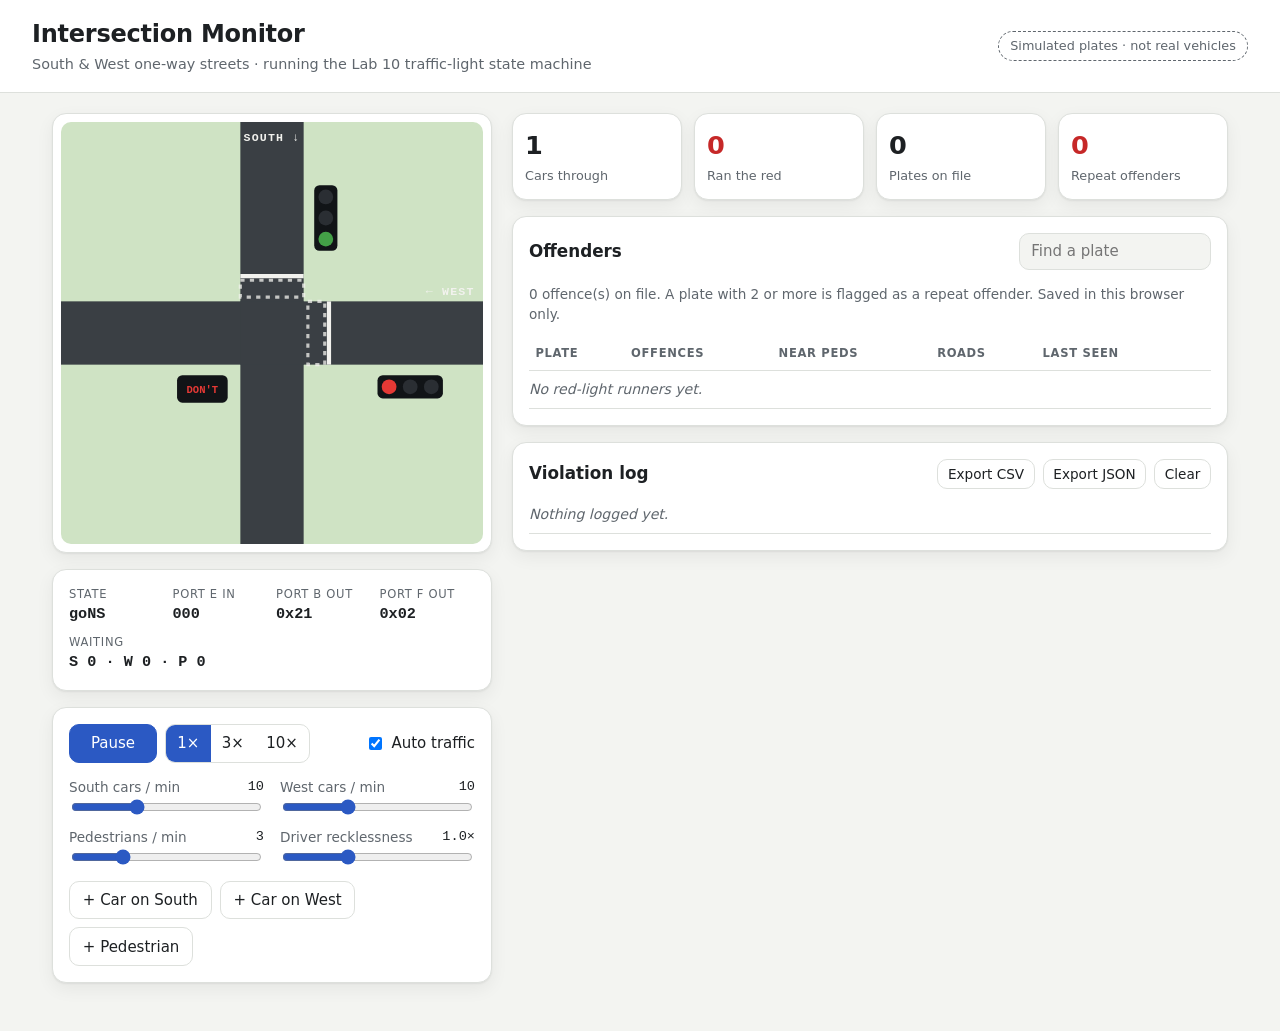
<file: simulator/index.html>
<!doctype html>
<html lang="en">
<head>
<meta charset="utf-8">
<meta name="viewport" content="width=device-width, initial-scale=1">
<title>Intersection Monitor</title>
<link rel="stylesheet" href="styles.css">
</head>
<body>
<header class="top">
  <div>
    <h1>Intersection Monitor</h1>
    <p class="sub">South &amp; West one-way streets &middot; running the Lab 10 traffic-light state machine</p>
  </div>
  <span class="demo-tag">Simulated plates &middot; not real vehicles</span>
</header>

<main>
  <section class="left">
    <div class="panel scene-panel">
      <svg id="scene" viewBox="0 0 400 400" role="img" aria-label="The intersection: South road runs top to bottom, West road runs right to left">
        <rect class="grass" x="0" y="0" width="400" height="400"/>
        <!-- roads -->
        <rect class="road" x="170" y="0" width="60" height="400"/>
        <rect class="road" x="0" y="170" width="400" height="60"/>
        <rect class="box" x="170" y="170" width="60" height="60"/>
        <!-- crosswalks -->
        <g class="zebra">
          <rect x="170" y="150" width="60" height="16"/>
          <rect x="234" y="170" width="16" height="60"/>
        </g>
        <!-- stop lines -->
        <line class="stop" x1="170" y1="146" x2="230" y2="146"/>
        <line class="stop" x1="254" y1="170" x2="254" y2="230"/>
        <!-- direction labels -->
        <text class="road-label" x="200" y="18" text-anchor="middle">SOUTH &#8595;</text>
        <text class="road-label" x="392" y="164" text-anchor="end">&#8592; WEST</text>
        <!-- signal heads -->
        <g id="sig-south" class="signal" transform="translate(240 60)">
          <rect class="housing" x="0" y="0" width="22" height="62" rx="5"/>
          <circle data-light="red" cx="11" cy="11" r="7"/>
          <circle data-light="yellow" cx="11" cy="31" r="7"/>
          <circle data-light="green" cx="11" cy="51" r="7"/>
        </g>
        <g id="sig-west" class="signal" transform="translate(300 240)">
          <rect class="housing" x="0" y="0" width="62" height="22" rx="5"/>
          <circle data-light="red" cx="11" cy="11" r="7"/>
          <circle data-light="yellow" cx="31" cy="11" r="7"/>
          <circle data-light="green" cx="51" cy="11" r="7"/>
        </g>
        <g id="sig-walk" class="walk-signal" transform="translate(110 240)">
          <rect class="housing" x="0" y="0" width="48" height="26" rx="5"/>
          <text x="24" y="17" text-anchor="middle">WALK</text>
        </g>
        <g id="peds"></g>
        <g id="cars"></g>
        <g id="flashes"></g>
      </svg>
    </div>

    <div class="panel board">
      <div><span class="k">State</span><b id="b-state">goNS</b></div>
      <div><span class="k">Port E in</span><b id="b-in">000</b></div>
      <div><span class="k">Port B out</span><b id="b-out">0x21</b></div>
      <div><span class="k">Port F out</span><b id="b-walk">0x02</b></div>
      <div><span class="k">Waiting</span><b id="b-wait">S 0 &middot; W 0 &middot; P 0</b></div>
    </div>

    <div class="panel controls">
      <div class="row">
        <button id="play" class="btn primary">Pause</button>
        <div class="seg" role="group" aria-label="Speed">
          <button data-speed="1" aria-pressed="true">1&times;</button>
          <button data-speed="3" aria-pressed="false">3&times;</button>
          <button data-speed="10" aria-pressed="false">10&times;</button>
        </div>
        <label class="check"><input id="auto" type="checkbox" checked> Auto traffic</label>
      </div>
      <div class="sliders">
        <label>South cars / min <output id="o-south">10</output><input id="r-south" type="range" min="0" max="30" value="10"></label>
        <label>West cars / min <output id="o-west">10</output><input id="r-west" type="range" min="0" max="30" value="10"></label>
        <label>Pedestrians / min <output id="o-ped">3</output><input id="r-ped" type="range" min="0" max="12" value="3"></label>
        <label>Driver recklessness <output id="o-reck">1.0&times;</output><input id="r-reck" type="range" min="0" max="30" value="10"></label>
      </div>
      <div class="row">
        <button class="btn" id="add-south">+ Car on South</button>
        <button class="btn" id="add-west">+ Car on West</button>
        <button class="btn" id="add-ped">+ Pedestrian</button>
      </div>
    </div>
  </section>

  <section class="right">
    <div class="tiles">
      <div class="tile"><b id="t-passed">0</b><span>Cars through</span></div>
      <div class="tile alert"><b id="t-red">0</b><span>Ran the red</span></div>
      <div class="tile"><b id="t-offenders">0</b><span>Plates on file</span></div>
      <div class="tile alert"><b id="t-repeat">0</b><span>Repeat offenders</span></div>
    </div>

    <div class="panel">
      <div class="row-between">
        <h2>Offenders</h2>
        <input id="search" type="search" placeholder="Find a plate" aria-label="Find a plate">
      </div>
      <p class="muted small" id="memory-note"></p>
      <div class="table-wrap"><table id="offenders"></table></div>
    </div>

    <div class="panel">
      <div class="row-between">
        <h2>Violation log</h2>
        <div class="row">
          <button class="btn small" id="export-csv">Export CSV</button>
          <button class="btn small" id="export-json">Export JSON</button>
          <button class="btn small danger" id="clear">Clear</button>
        </div>
      </div>
      <ol id="log" class="log"></ol>
    </div>
  </section>
</main>

<script src="fsm.js"></script>
<script src="sim.js"></script>
<script src="app.js"></script>
</body>
</html>
</file>
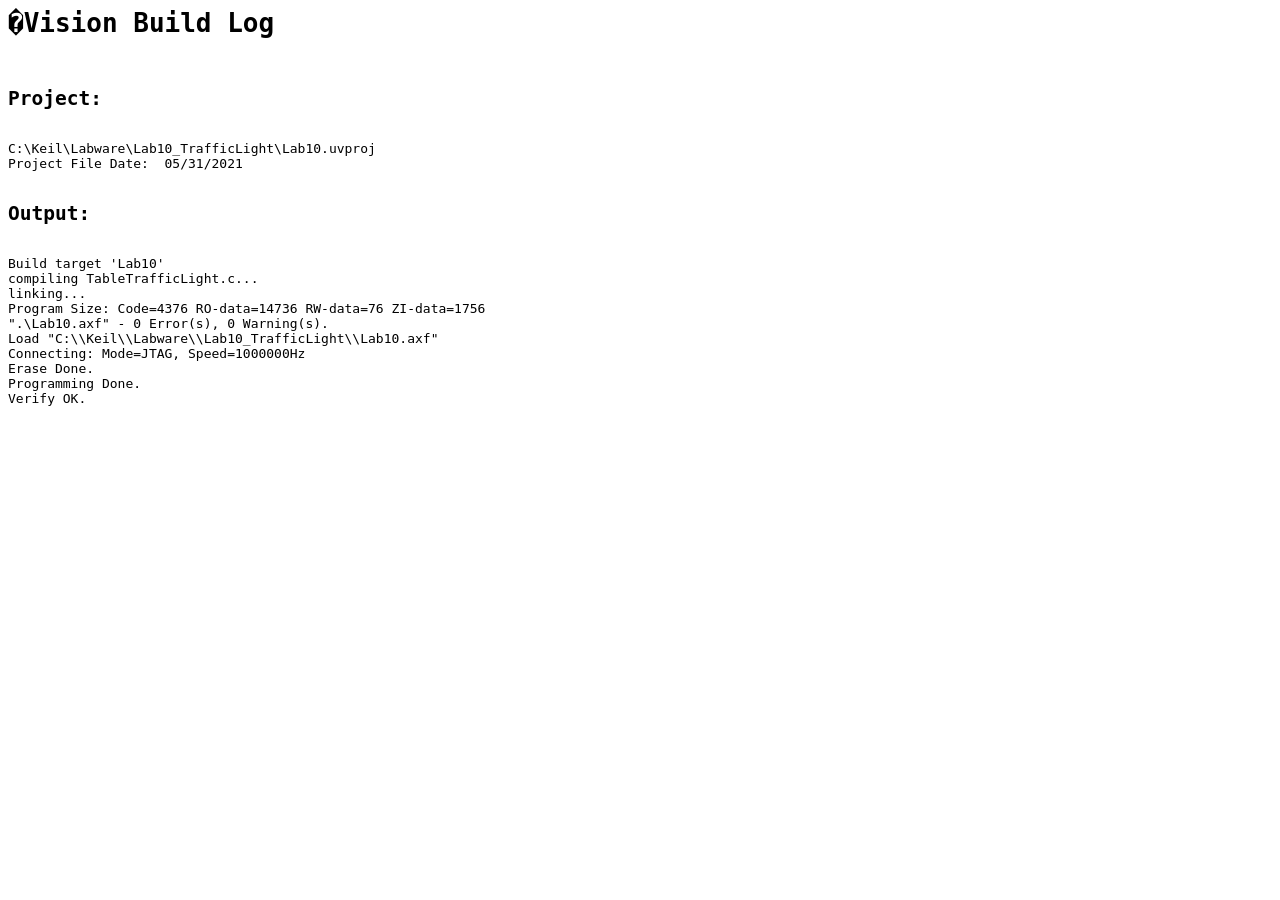
<file: Lab10.build_log.htm>
<html>
<body>
<pre>
<h1>�Vision Build Log</h1>
<h2>Project:</h2>
C:\Keil\Labware\Lab10_TrafficLight\Lab10.uvproj
Project File Date:  05/31/2021

<h2>Output:</h2>
Build target 'Lab10'
compiling TableTrafficLight.c...
linking...
Program Size: Code=4376 RO-data=14736 RW-data=76 ZI-data=1756  
".\Lab10.axf" - 0 Error(s), 0 Warning(s).
Load "C:\\Keil\\Labware\\Lab10_TrafficLight\\Lab10.axf" 
Connecting: Mode=JTAG, Speed=1000000Hz
Erase Done.
Programming Done.
Verify OK.
</pre>
</body>
</html>
</file>
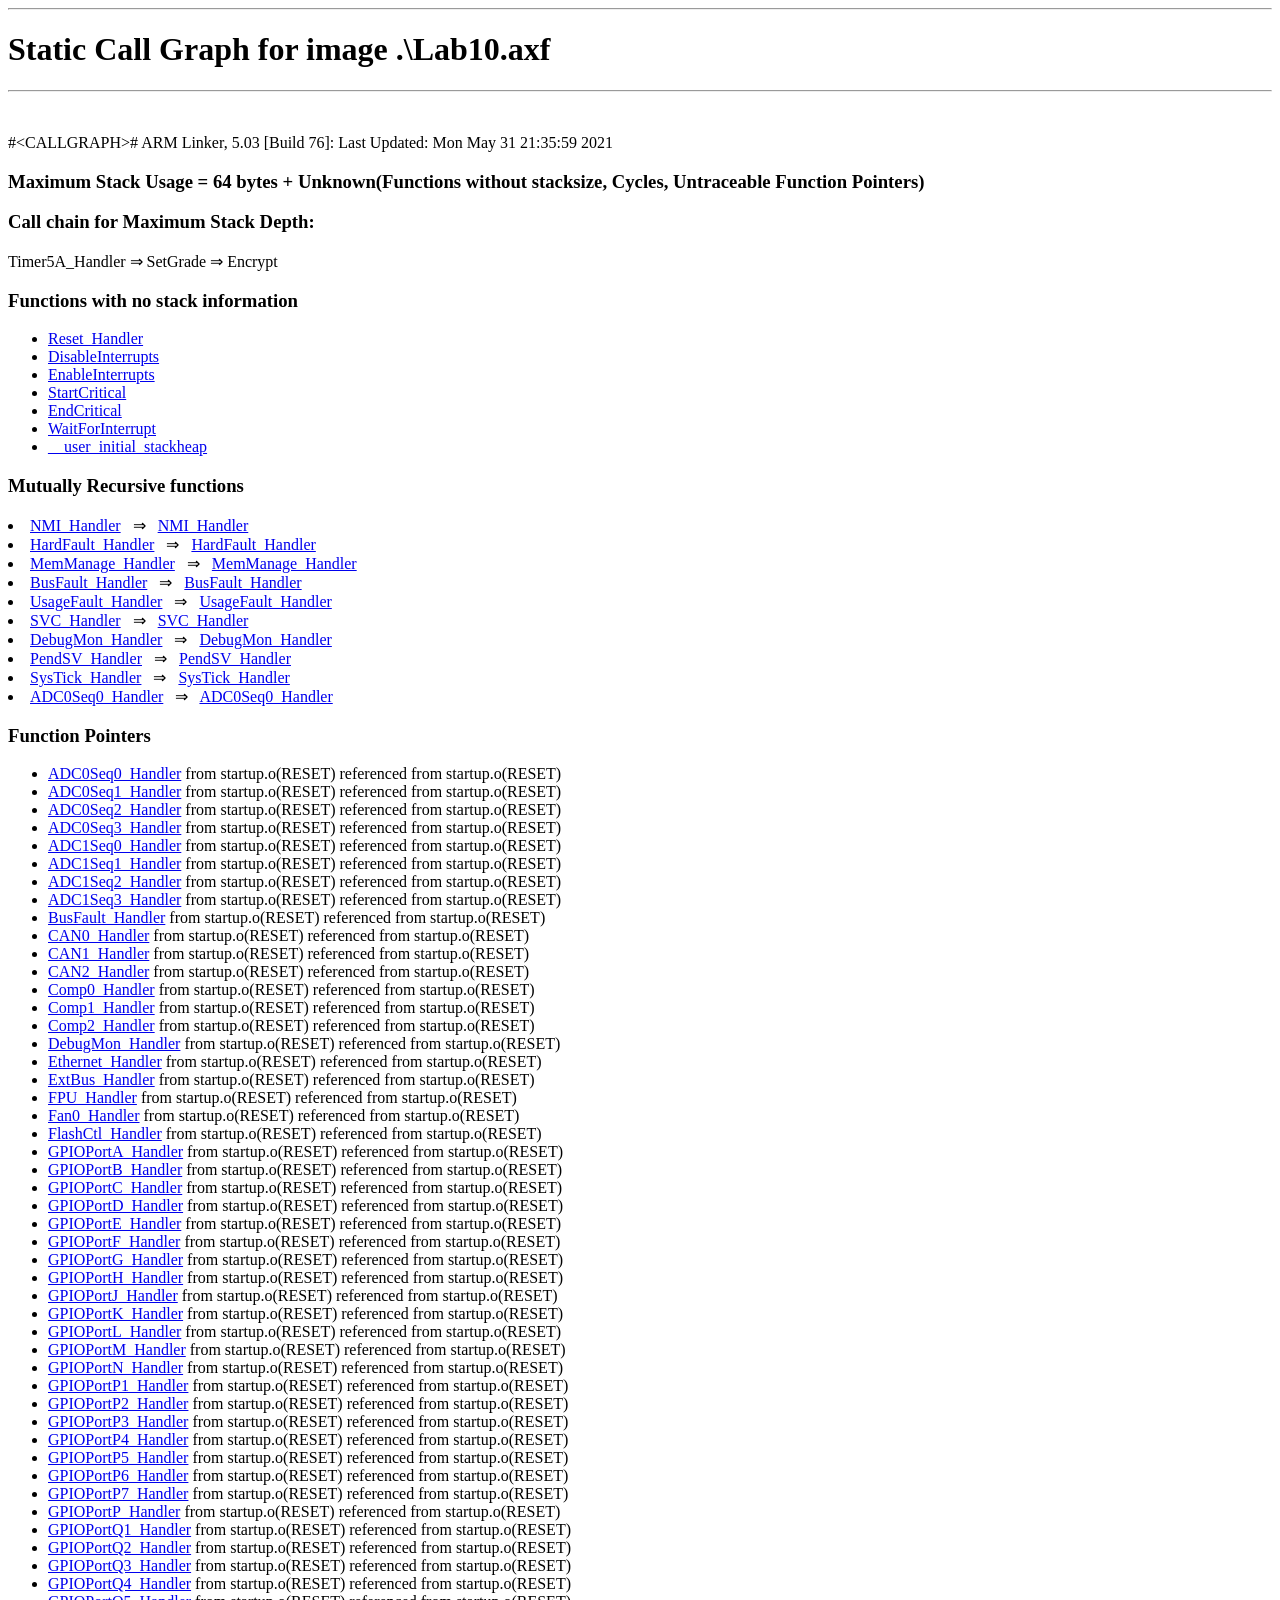
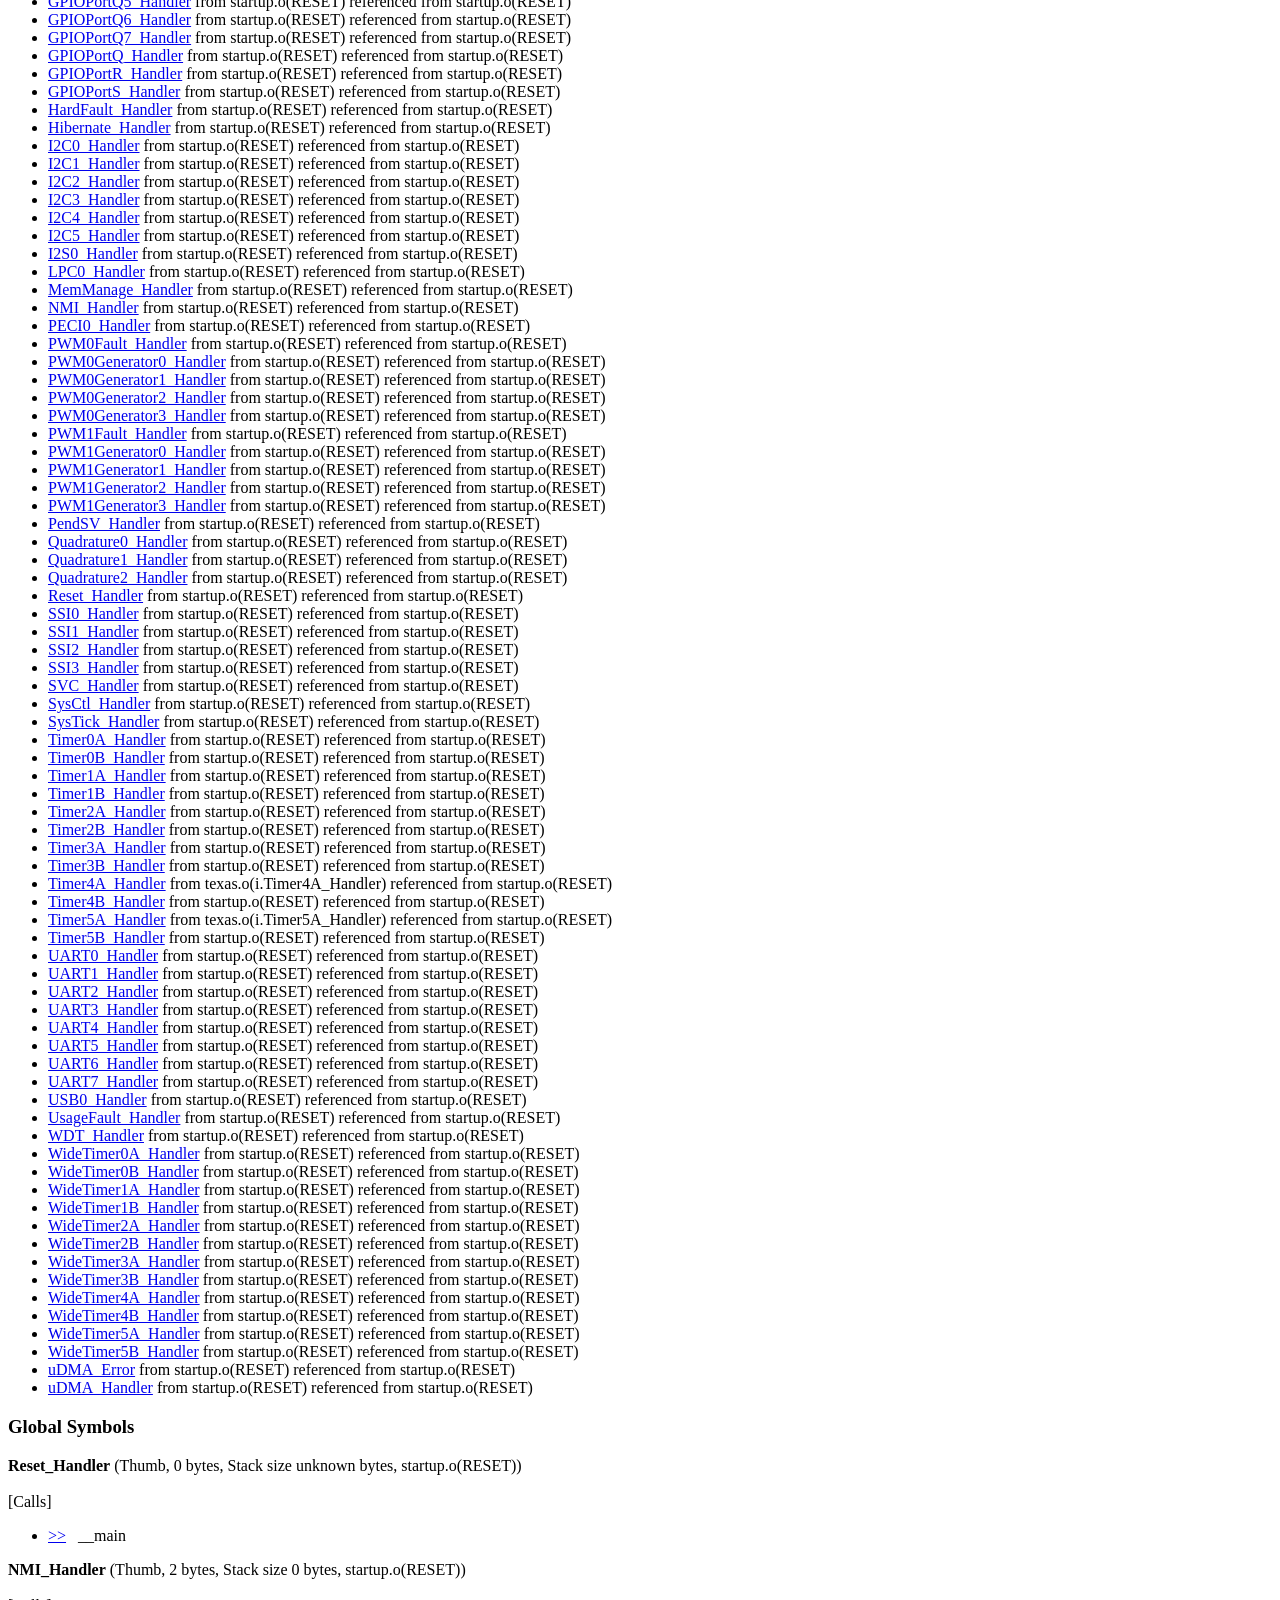
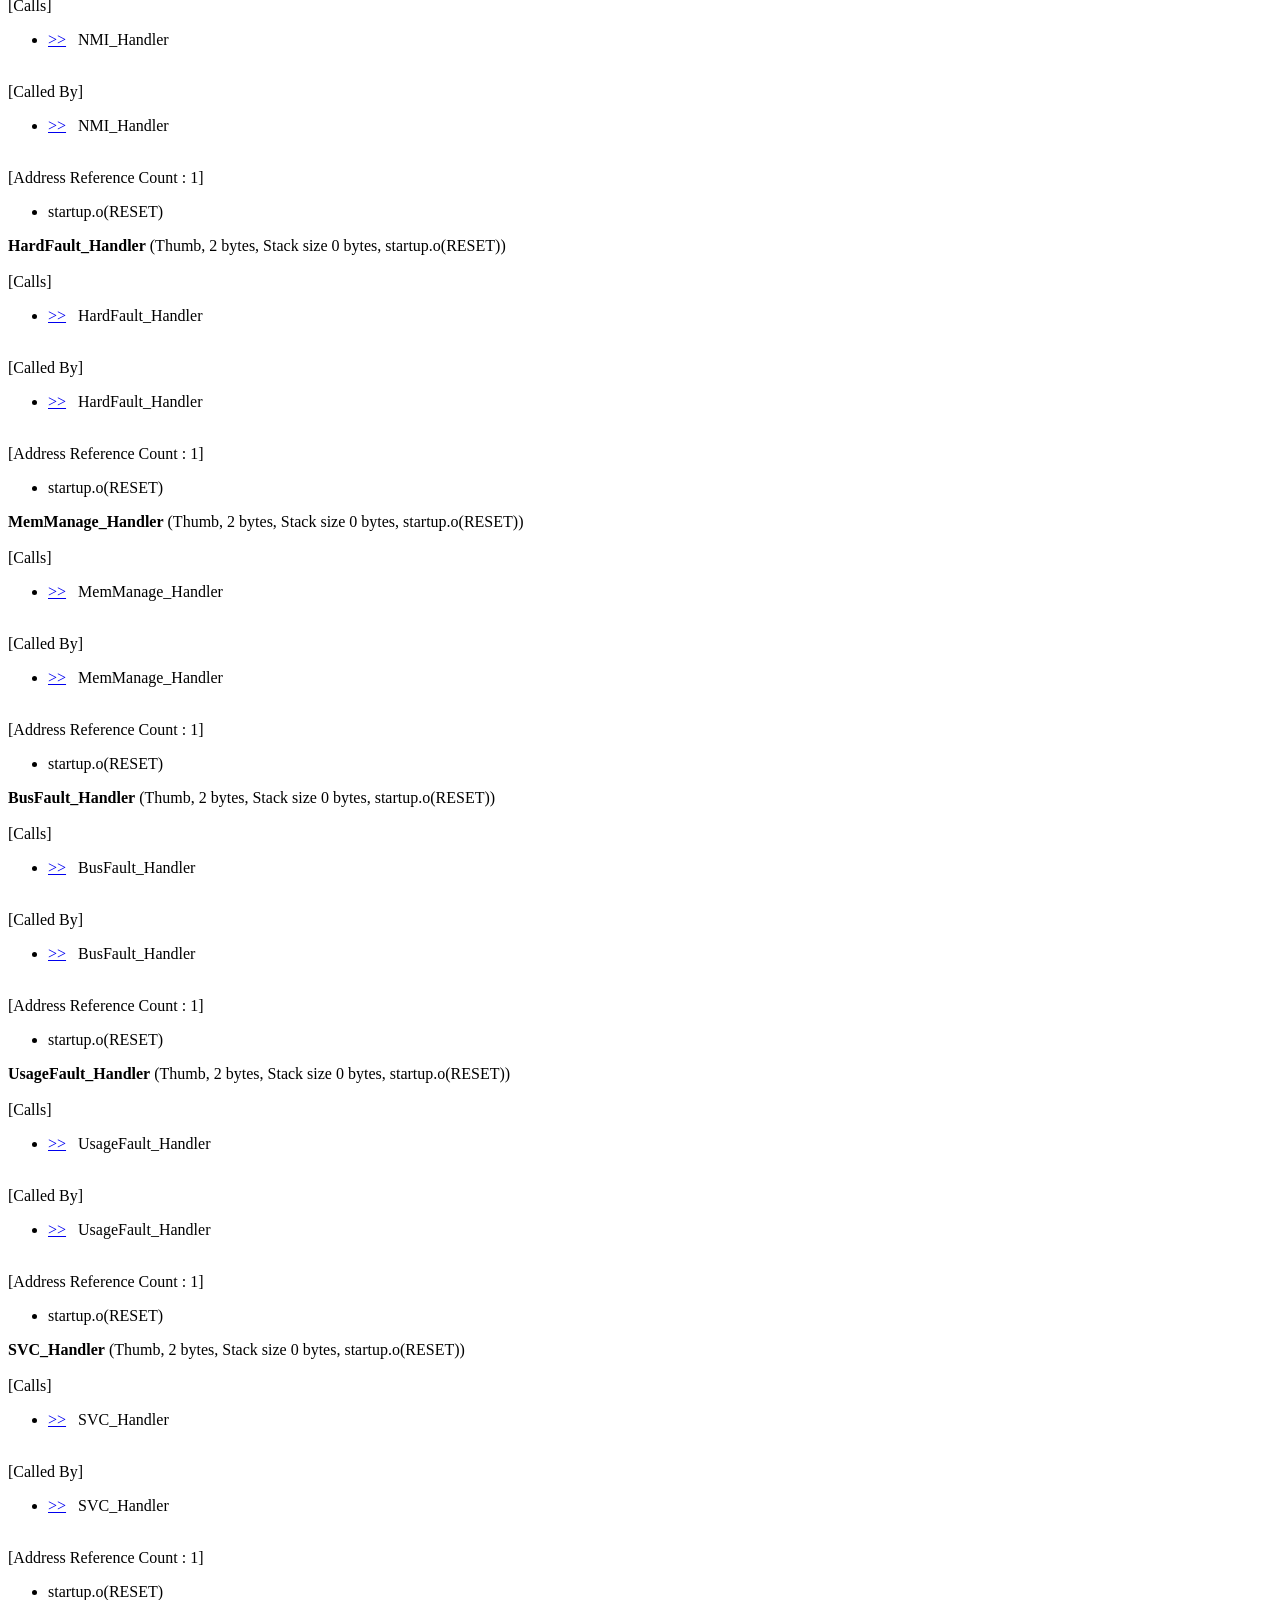
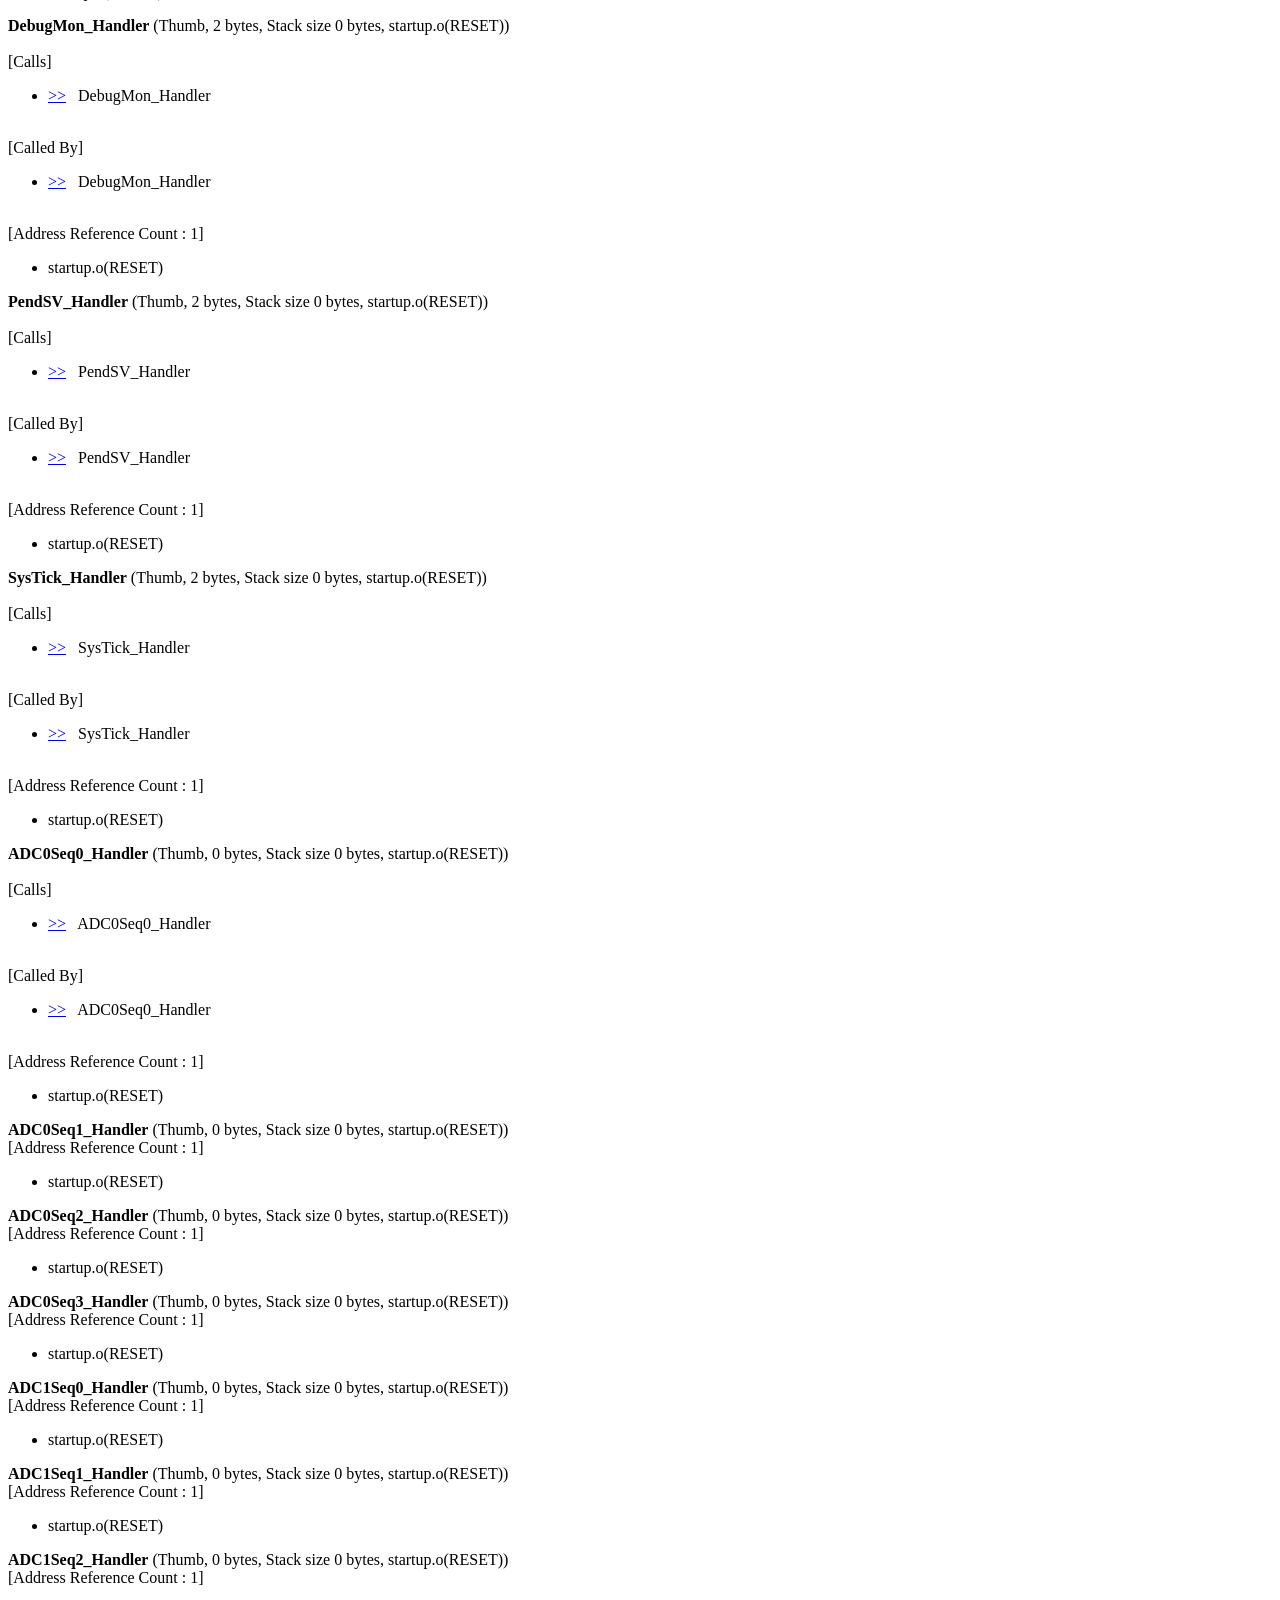
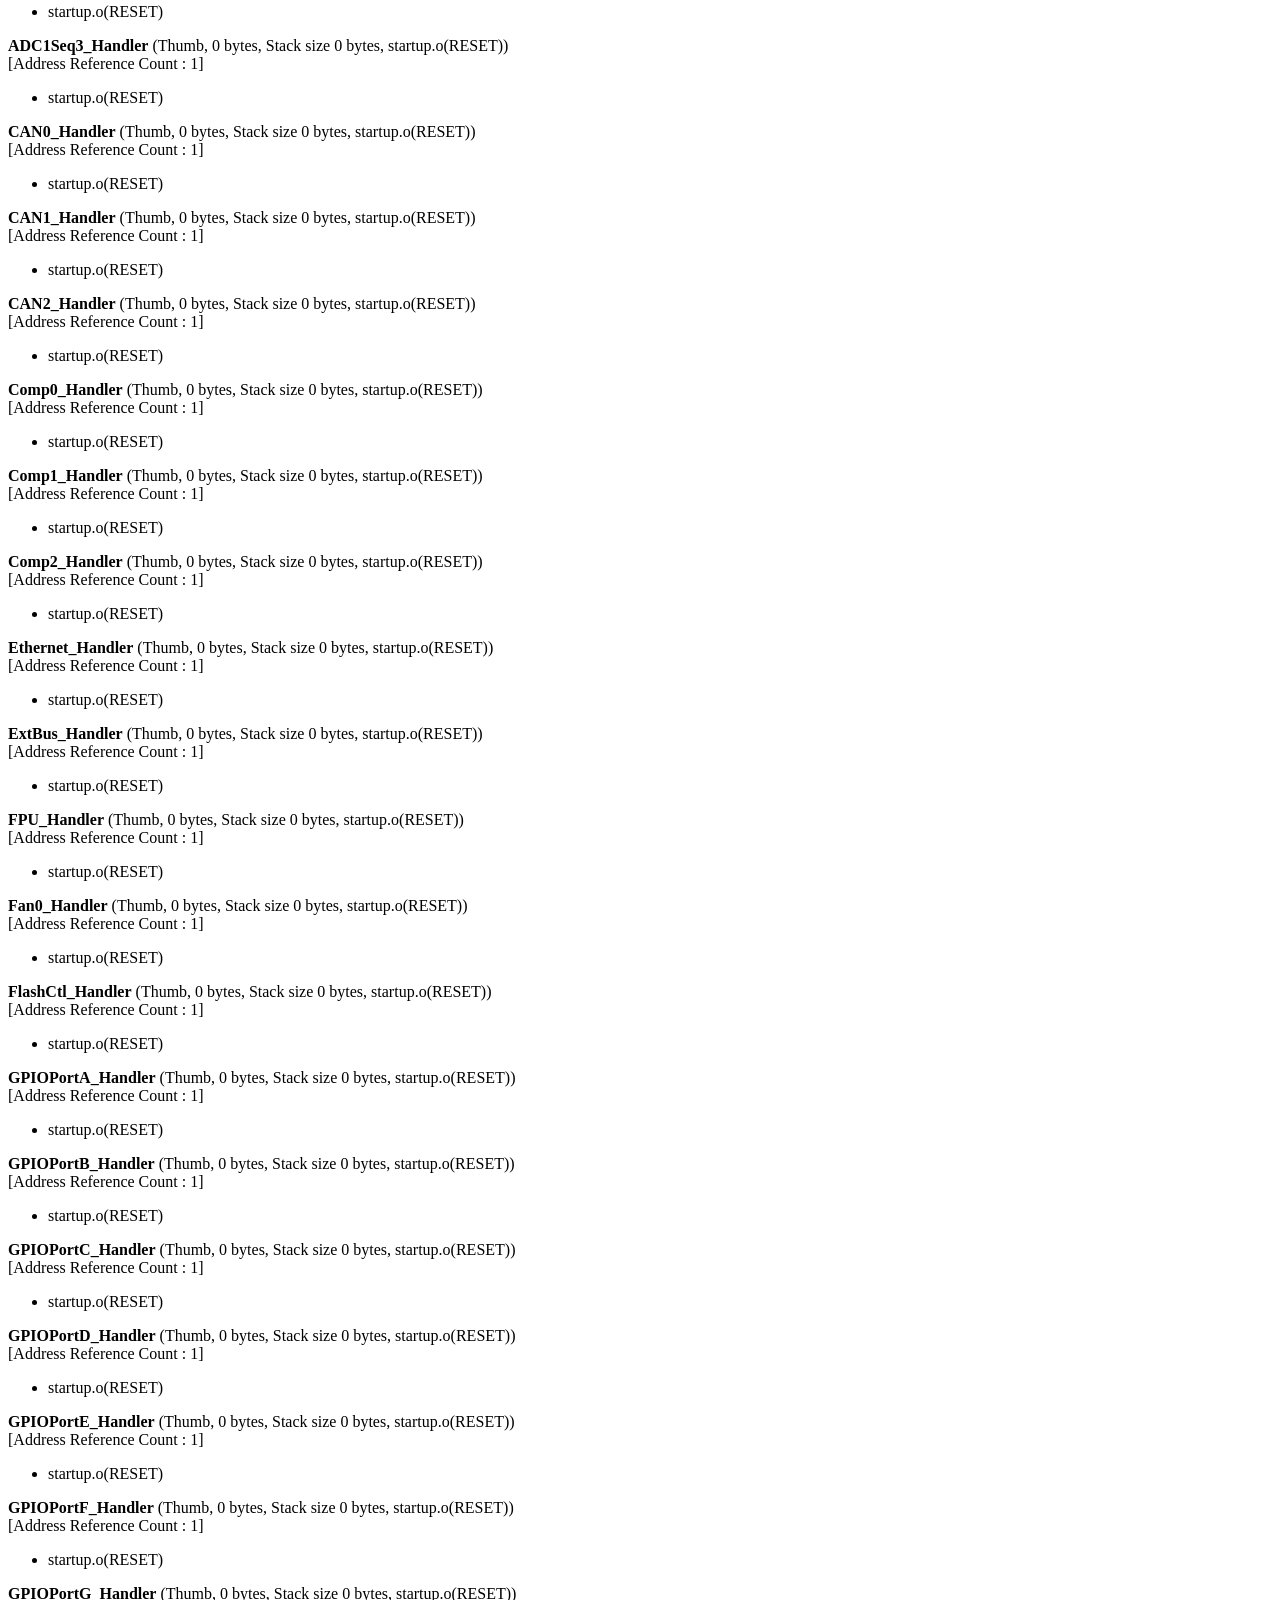
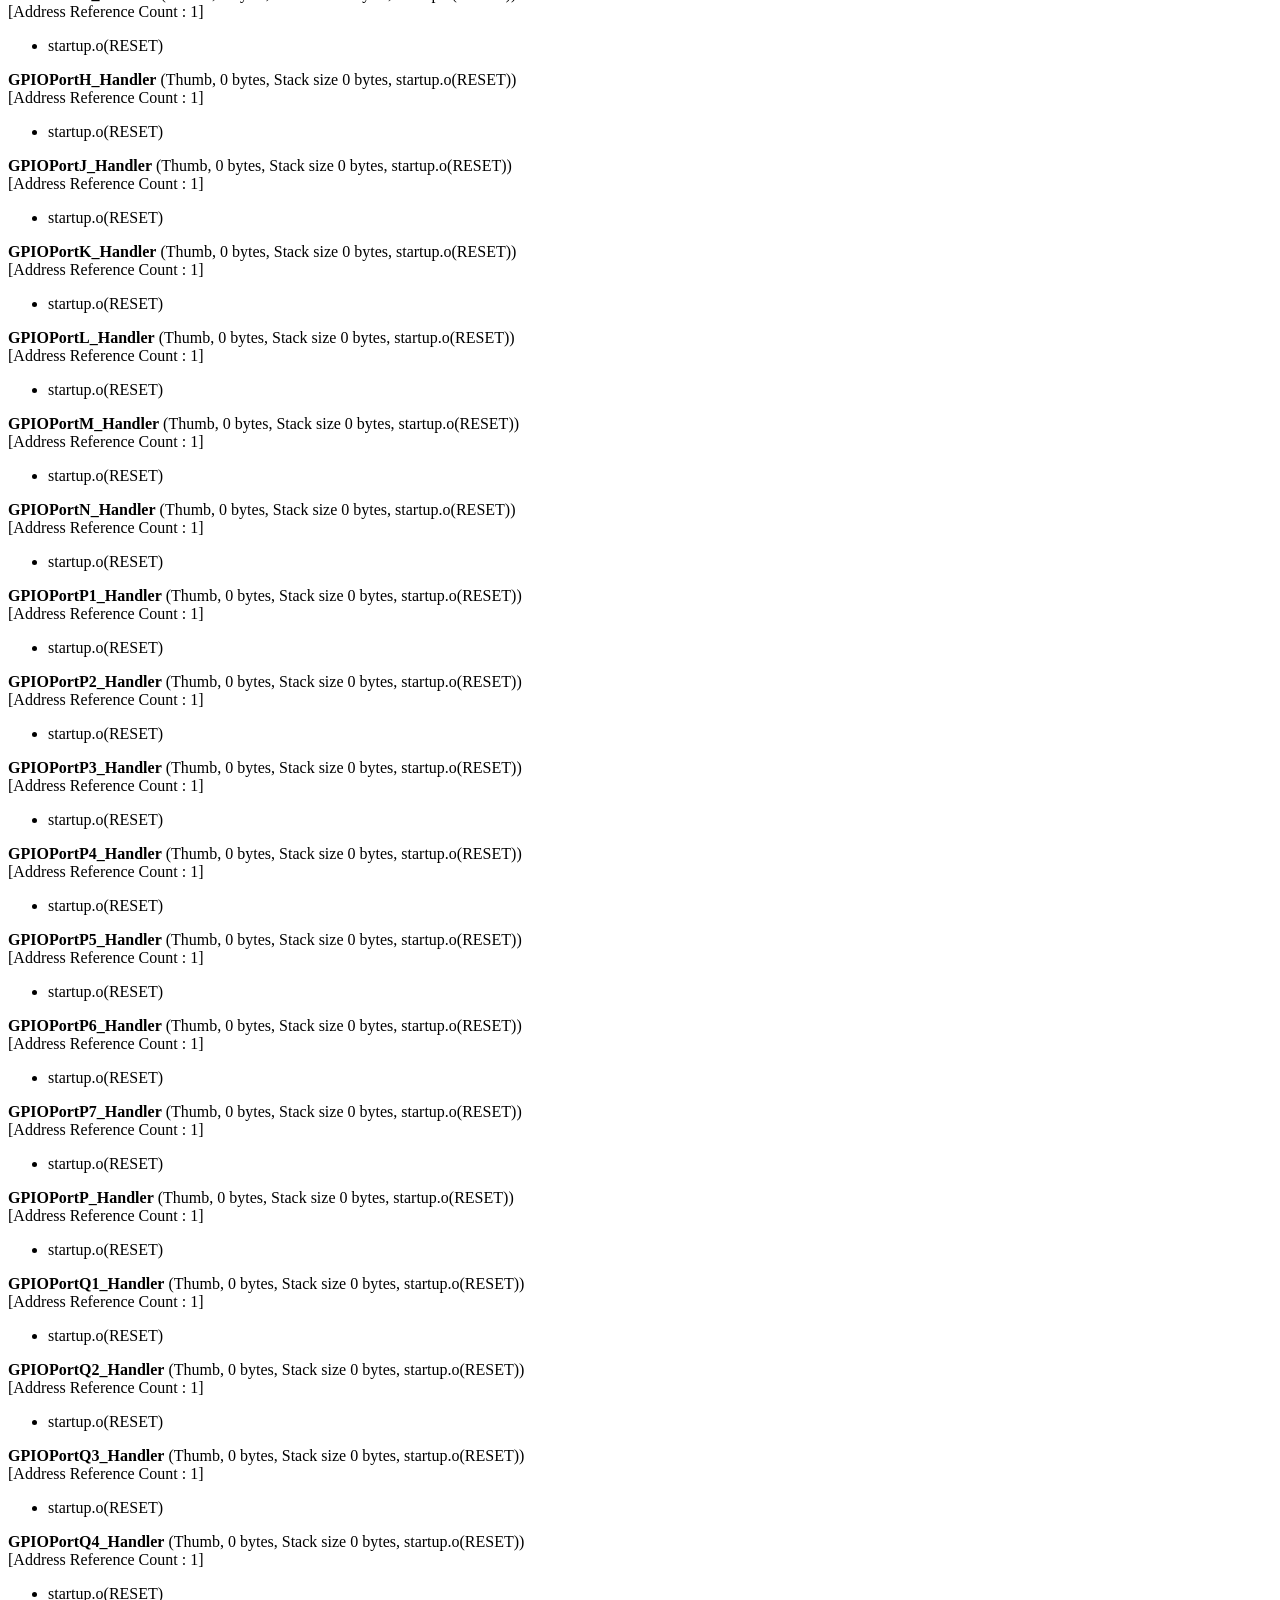
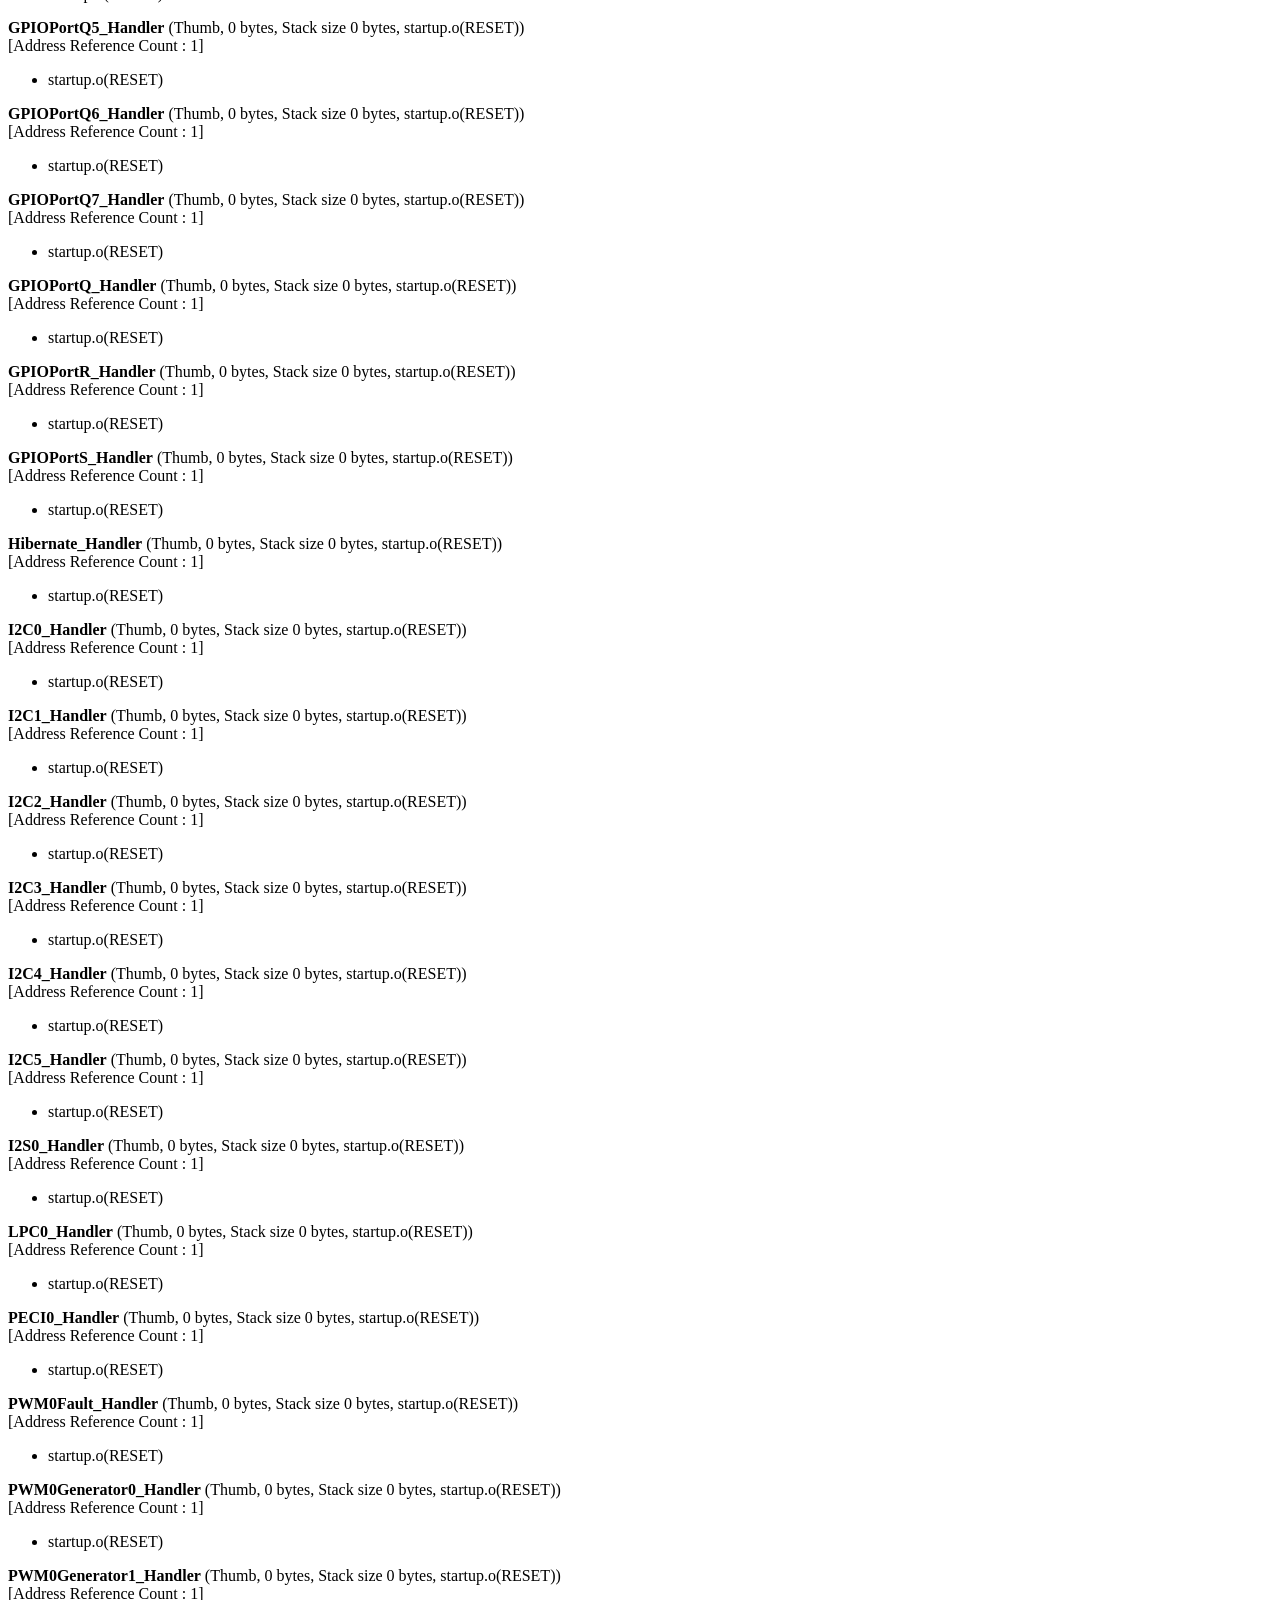
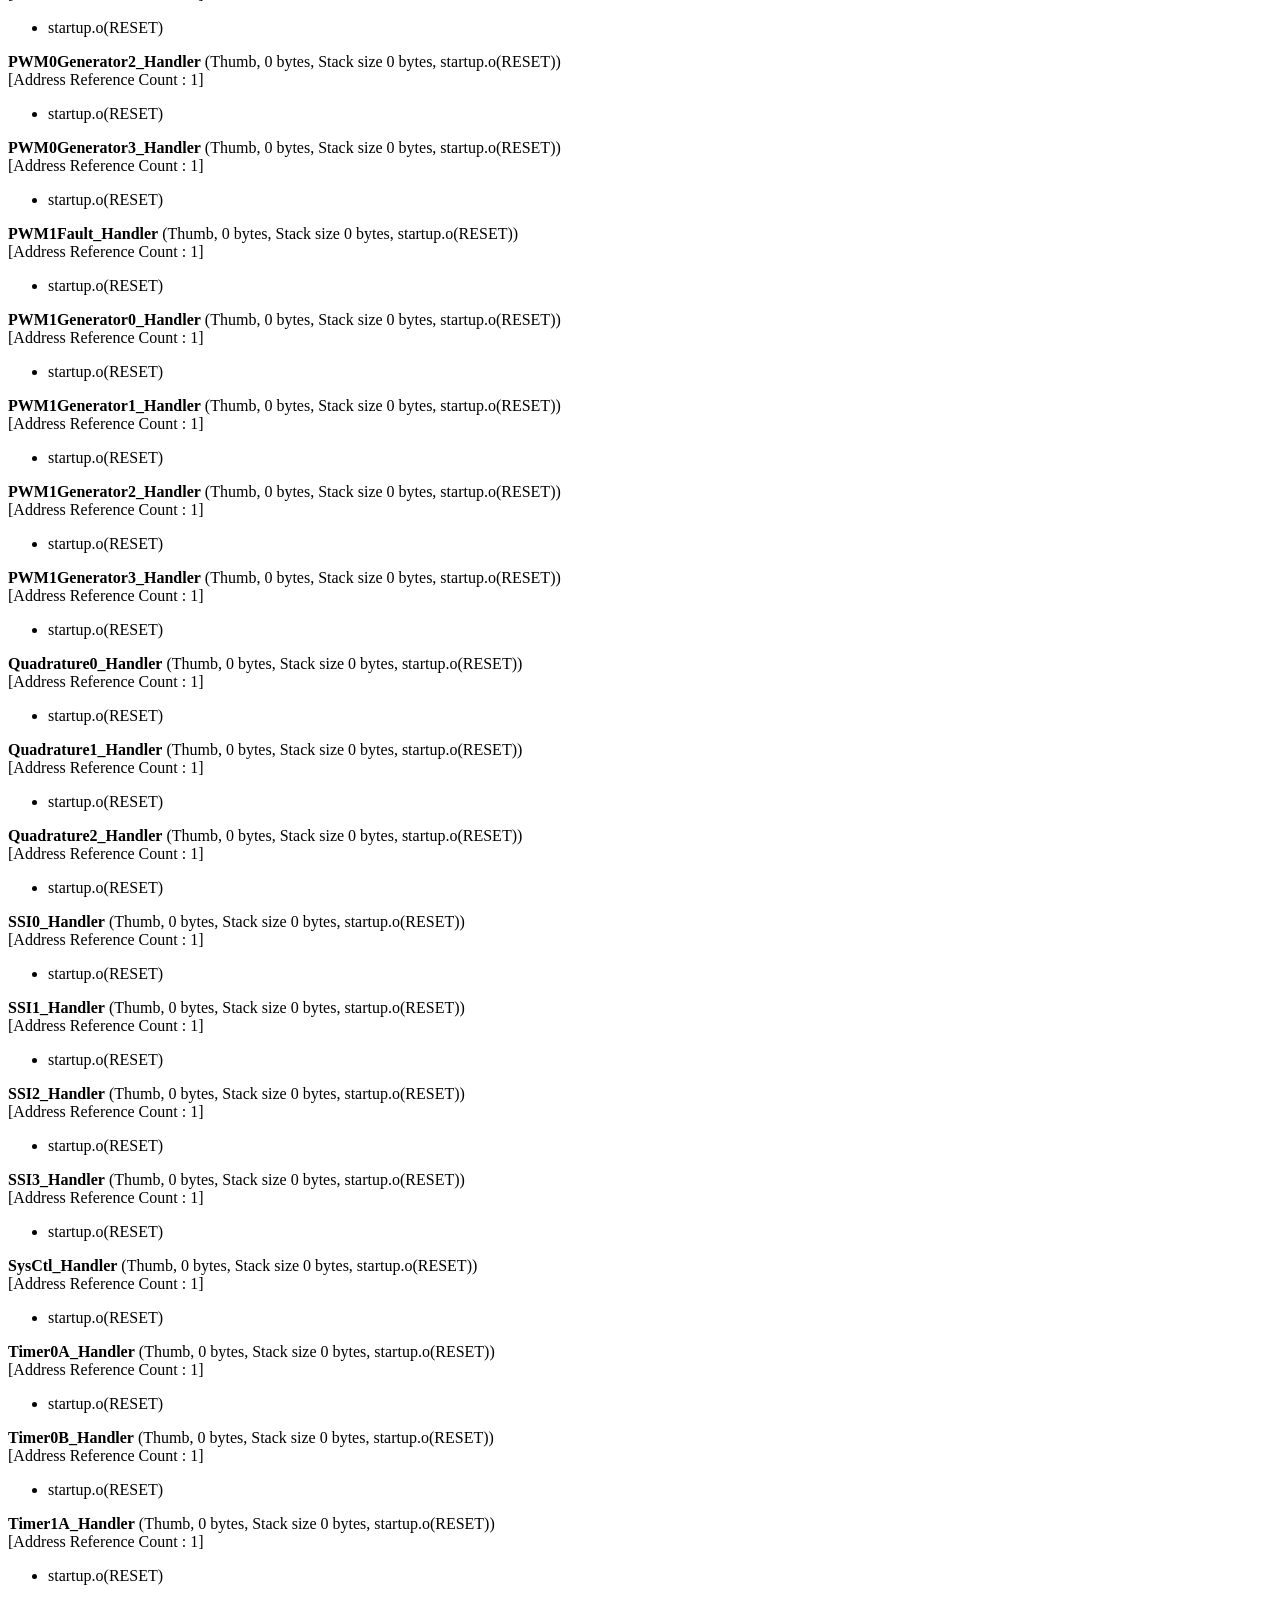
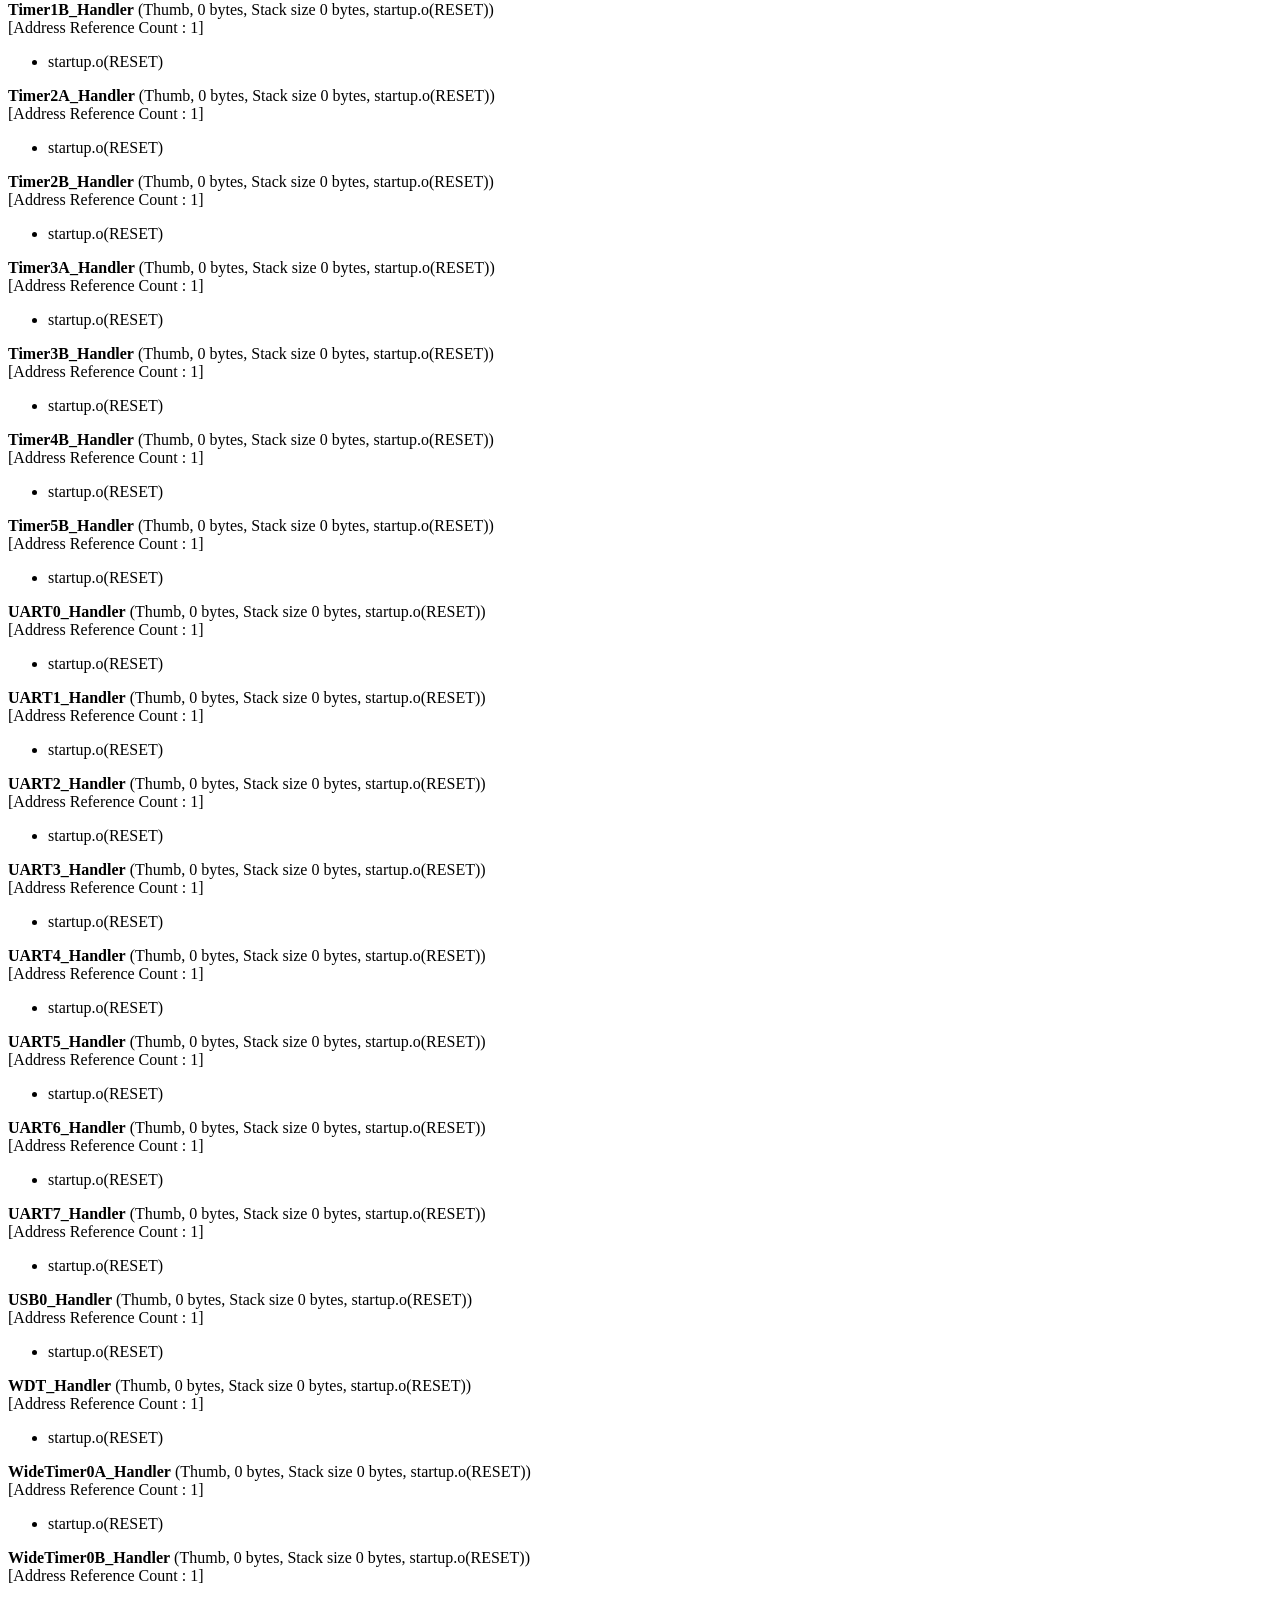
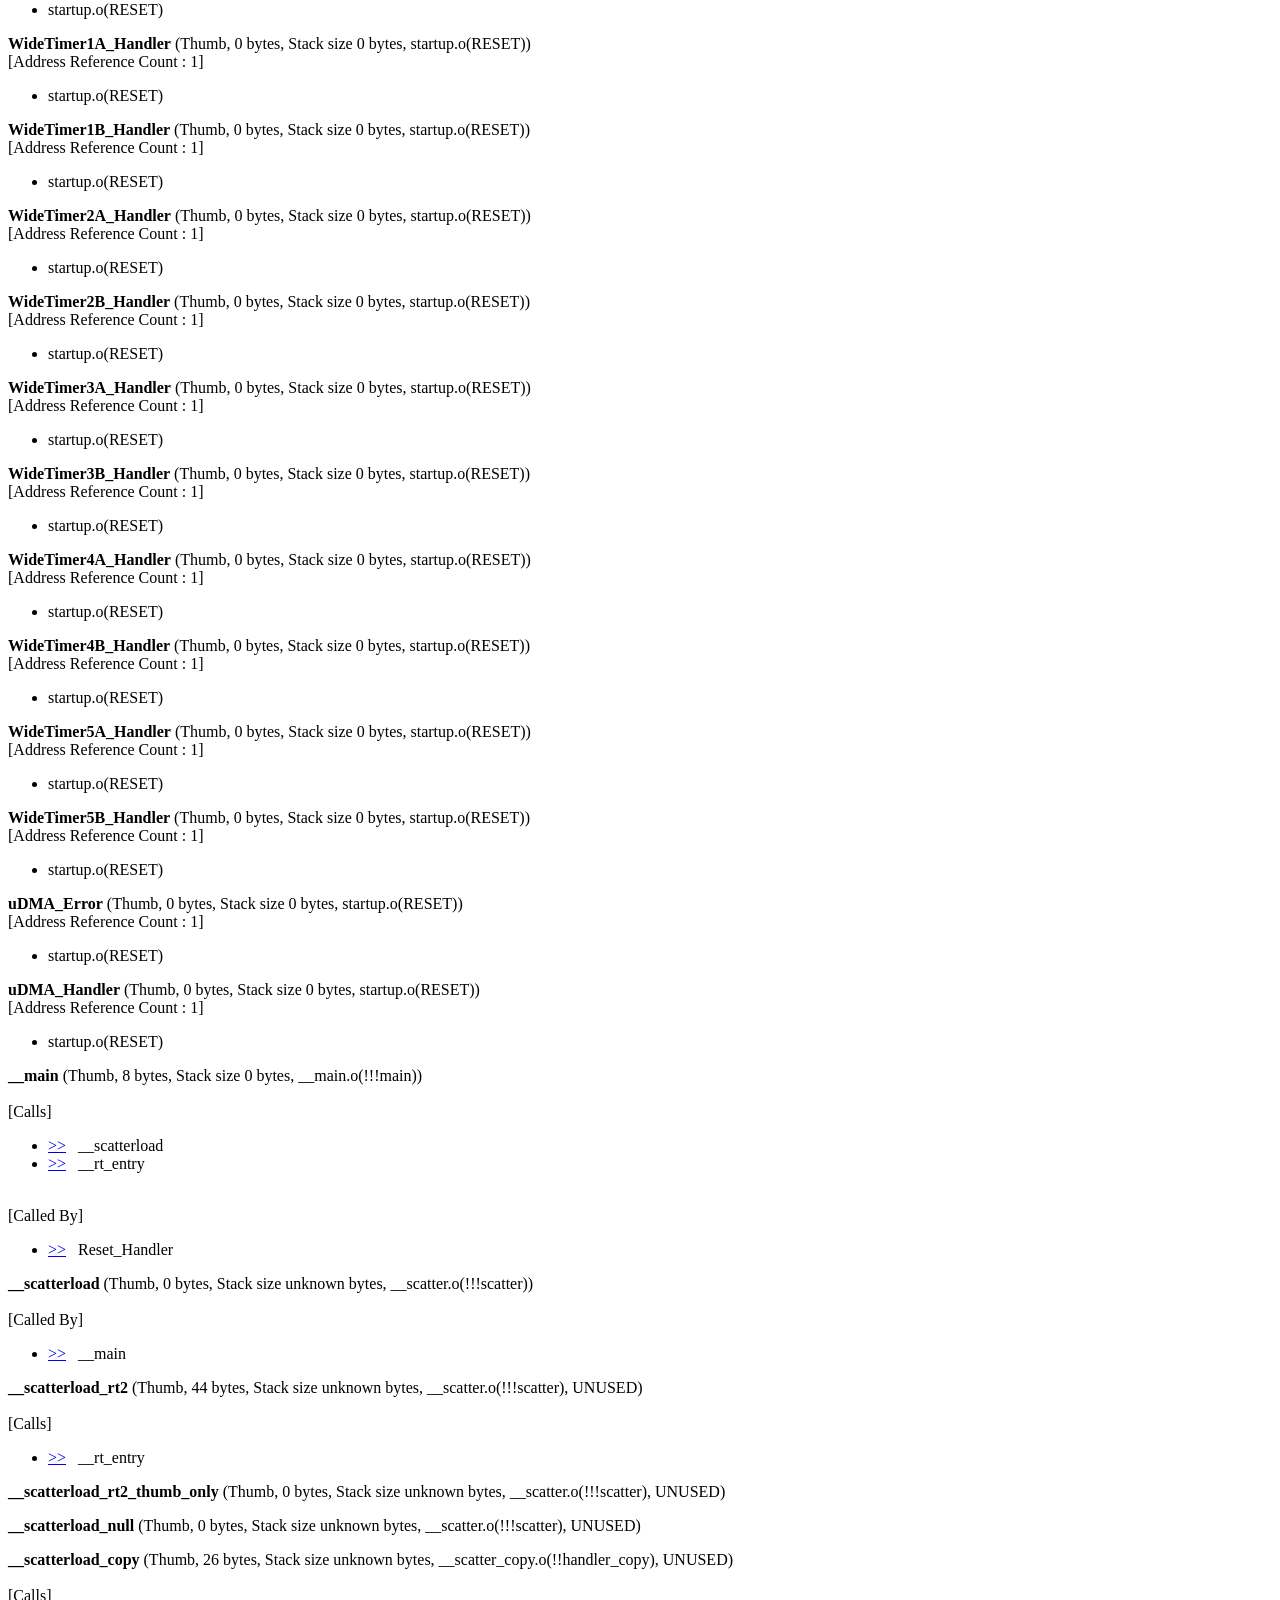
<file: Lab10.htm>
<!doctype html public "-//w3c//dtd html 4.0 transitional//en">
<html><head>
<title>Static Call Graph - [.\Lab10.axf]</title></head>
<body><HR>
<H1>Static Call Graph for image .\Lab10.axf</H1><HR>
<BR><P>#&#060CALLGRAPH&#062# ARM Linker, 5.03 [Build 76]: Last Updated: Mon May 31 21:35:59 2021
<BR><P>
<H3>Maximum Stack Usage =         64 bytes + Unknown(Functions without stacksize, Cycles, Untraceable Function Pointers)</H3><H3>
Call chain for Maximum Stack Depth:</H3>
Timer5A_Handler &rArr; SetGrade &rArr; Encrypt
<P>
<H3>
Functions with no stack information
</H3><UL>
 <LI><a href="#[7f]">Reset_Handler</a>
 <LI><a href="#[c5]">DisableInterrupts</a>
 <LI><a href="#[a3]">EnableInterrupts</a>
 <LI><a href="#[c6]">StartCritical</a>
 <LI><a href="#[c7]">EndCritical</a>
 <LI><a href="#[c8]">WaitForInterrupt</a>
 <LI><a href="#[91]">__user_initial_stackheap</a>
</UL>
</UL>
<P>
<H3>
Mutually Recursive functions
</H3> <LI><a href="#[4]">NMI_Handler</a>&nbsp;&nbsp;&nbsp;&rArr;&nbsp;&nbsp;&nbsp;<a href="#[4]">NMI_Handler</a><BR>
 <LI><a href="#[5]">HardFault_Handler</a>&nbsp;&nbsp;&nbsp;&rArr;&nbsp;&nbsp;&nbsp;<a href="#[5]">HardFault_Handler</a><BR>
 <LI><a href="#[6]">MemManage_Handler</a>&nbsp;&nbsp;&nbsp;&rArr;&nbsp;&nbsp;&nbsp;<a href="#[6]">MemManage_Handler</a><BR>
 <LI><a href="#[7]">BusFault_Handler</a>&nbsp;&nbsp;&nbsp;&rArr;&nbsp;&nbsp;&nbsp;<a href="#[7]">BusFault_Handler</a><BR>
 <LI><a href="#[8]">UsageFault_Handler</a>&nbsp;&nbsp;&nbsp;&rArr;&nbsp;&nbsp;&nbsp;<a href="#[8]">UsageFault_Handler</a><BR>
 <LI><a href="#[9]">SVC_Handler</a>&nbsp;&nbsp;&nbsp;&rArr;&nbsp;&nbsp;&nbsp;<a href="#[9]">SVC_Handler</a><BR>
 <LI><a href="#[a]">DebugMon_Handler</a>&nbsp;&nbsp;&nbsp;&rArr;&nbsp;&nbsp;&nbsp;<a href="#[a]">DebugMon_Handler</a><BR>
 <LI><a href="#[b]">PendSV_Handler</a>&nbsp;&nbsp;&nbsp;&rArr;&nbsp;&nbsp;&nbsp;<a href="#[b]">PendSV_Handler</a><BR>
 <LI><a href="#[c]">SysTick_Handler</a>&nbsp;&nbsp;&nbsp;&rArr;&nbsp;&nbsp;&nbsp;<a href="#[c]">SysTick_Handler</a><BR>
 <LI><a href="#[1b]">ADC0Seq0_Handler</a>&nbsp;&nbsp;&nbsp;&rArr;&nbsp;&nbsp;&nbsp;<a href="#[1b]">ADC0Seq0_Handler</a><BR>
</UL>
<P>
<H3>
Function Pointers
</H3><UL>
 <LI><a href="#[1b]">ADC0Seq0_Handler</a> from startup.o(RESET) referenced from startup.o(RESET)
 <LI><a href="#[1c]">ADC0Seq1_Handler</a> from startup.o(RESET) referenced from startup.o(RESET)
 <LI><a href="#[1d]">ADC0Seq2_Handler</a> from startup.o(RESET) referenced from startup.o(RESET)
 <LI><a href="#[1e]">ADC0Seq3_Handler</a> from startup.o(RESET) referenced from startup.o(RESET)
 <LI><a href="#[3d]">ADC1Seq0_Handler</a> from startup.o(RESET) referenced from startup.o(RESET)
 <LI><a href="#[3e]">ADC1Seq1_Handler</a> from startup.o(RESET) referenced from startup.o(RESET)
 <LI><a href="#[3f]">ADC1Seq2_Handler</a> from startup.o(RESET) referenced from startup.o(RESET)
 <LI><a href="#[40]">ADC1Seq3_Handler</a> from startup.o(RESET) referenced from startup.o(RESET)
 <LI><a href="#[7]">BusFault_Handler</a> from startup.o(RESET) referenced from startup.o(RESET)
 <LI><a href="#[34]">CAN0_Handler</a> from startup.o(RESET) referenced from startup.o(RESET)
 <LI><a href="#[35]">CAN1_Handler</a> from startup.o(RESET) referenced from startup.o(RESET)
 <LI><a href="#[36]">CAN2_Handler</a> from startup.o(RESET) referenced from startup.o(RESET)
 <LI><a href="#[26]">Comp0_Handler</a> from startup.o(RESET) referenced from startup.o(RESET)
 <LI><a href="#[27]">Comp1_Handler</a> from startup.o(RESET) referenced from startup.o(RESET)
 <LI><a href="#[28]">Comp2_Handler</a> from startup.o(RESET) referenced from startup.o(RESET)
 <LI><a href="#[a]">DebugMon_Handler</a> from startup.o(RESET) referenced from startup.o(RESET)
 <LI><a href="#[37]">Ethernet_Handler</a> from startup.o(RESET) referenced from startup.o(RESET)
 <LI><a href="#[42]">ExtBus_Handler</a> from startup.o(RESET) referenced from startup.o(RESET)
 <LI><a href="#[5f]">FPU_Handler</a> from startup.o(RESET) referenced from startup.o(RESET)
 <LI><a href="#[67]">Fan0_Handler</a> from startup.o(RESET) referenced from startup.o(RESET)
 <LI><a href="#[2a]">FlashCtl_Handler</a> from startup.o(RESET) referenced from startup.o(RESET)
 <LI><a href="#[d]">GPIOPortA_Handler</a> from startup.o(RESET) referenced from startup.o(RESET)
 <LI><a href="#[e]">GPIOPortB_Handler</a> from startup.o(RESET) referenced from startup.o(RESET)
 <LI><a href="#[f]">GPIOPortC_Handler</a> from startup.o(RESET) referenced from startup.o(RESET)
 <LI><a href="#[10]">GPIOPortD_Handler</a> from startup.o(RESET) referenced from startup.o(RESET)
 <LI><a href="#[11]">GPIOPortE_Handler</a> from startup.o(RESET) referenced from startup.o(RESET)
 <LI><a href="#[2b]">GPIOPortF_Handler</a> from startup.o(RESET) referenced from startup.o(RESET)
 <LI><a href="#[2c]">GPIOPortG_Handler</a> from startup.o(RESET) referenced from startup.o(RESET)
 <LI><a href="#[2d]">GPIOPortH_Handler</a> from startup.o(RESET) referenced from startup.o(RESET)
 <LI><a href="#[43]">GPIOPortJ_Handler</a> from startup.o(RESET) referenced from startup.o(RESET)
 <LI><a href="#[44]">GPIOPortK_Handler</a> from startup.o(RESET) referenced from startup.o(RESET)
 <LI><a href="#[45]">GPIOPortL_Handler</a> from startup.o(RESET) referenced from startup.o(RESET)
 <LI><a href="#[64]">GPIOPortM_Handler</a> from startup.o(RESET) referenced from startup.o(RESET)
 <LI><a href="#[65]">GPIOPortN_Handler</a> from startup.o(RESET) referenced from startup.o(RESET)
 <LI><a href="#[69]">GPIOPortP1_Handler</a> from startup.o(RESET) referenced from startup.o(RESET)
 <LI><a href="#[6a]">GPIOPortP2_Handler</a> from startup.o(RESET) referenced from startup.o(RESET)
 <LI><a href="#[6b]">GPIOPortP3_Handler</a> from startup.o(RESET) referenced from startup.o(RESET)
 <LI><a href="#[6c]">GPIOPortP4_Handler</a> from startup.o(RESET) referenced from startup.o(RESET)
 <LI><a href="#[6d]">GPIOPortP5_Handler</a> from startup.o(RESET) referenced from startup.o(RESET)
 <LI><a href="#[6e]">GPIOPortP6_Handler</a> from startup.o(RESET) referenced from startup.o(RESET)
 <LI><a href="#[6f]">GPIOPortP7_Handler</a> from startup.o(RESET) referenced from startup.o(RESET)
 <LI><a href="#[68]">GPIOPortP_Handler</a> from startup.o(RESET) referenced from startup.o(RESET)
 <LI><a href="#[71]">GPIOPortQ1_Handler</a> from startup.o(RESET) referenced from startup.o(RESET)
 <LI><a href="#[72]">GPIOPortQ2_Handler</a> from startup.o(RESET) referenced from startup.o(RESET)
 <LI><a href="#[73]">GPIOPortQ3_Handler</a> from startup.o(RESET) referenced from startup.o(RESET)
 <LI><a href="#[74]">GPIOPortQ4_Handler</a> from startup.o(RESET) referenced from startup.o(RESET)
 <LI><a href="#[75]">GPIOPortQ5_Handler</a> from startup.o(RESET) referenced from startup.o(RESET)
 <LI><a href="#[76]">GPIOPortQ6_Handler</a> from startup.o(RESET) referenced from startup.o(RESET)
 <LI><a href="#[77]">GPIOPortQ7_Handler</a> from startup.o(RESET) referenced from startup.o(RESET)
 <LI><a href="#[70]">GPIOPortQ_Handler</a> from startup.o(RESET) referenced from startup.o(RESET)
 <LI><a href="#[78]">GPIOPortR_Handler</a> from startup.o(RESET) referenced from startup.o(RESET)
 <LI><a href="#[79]">GPIOPortS_Handler</a> from startup.o(RESET) referenced from startup.o(RESET)
 <LI><a href="#[5]">HardFault_Handler</a> from startup.o(RESET) referenced from startup.o(RESET)
 <LI><a href="#[38]">Hibernate_Handler</a> from startup.o(RESET) referenced from startup.o(RESET)
 <LI><a href="#[15]">I2C0_Handler</a> from startup.o(RESET) referenced from startup.o(RESET)
 <LI><a href="#[32]">I2C1_Handler</a> from startup.o(RESET) referenced from startup.o(RESET)
 <LI><a href="#[4d]">I2C2_Handler</a> from startup.o(RESET) referenced from startup.o(RESET)
 <LI><a href="#[4e]">I2C3_Handler</a> from startup.o(RESET) referenced from startup.o(RESET)
 <LI><a href="#[62]">I2C4_Handler</a> from startup.o(RESET) referenced from startup.o(RESET)
 <LI><a href="#[63]">I2C5_Handler</a> from startup.o(RESET) referenced from startup.o(RESET)
 <LI><a href="#[41]">I2S0_Handler</a> from startup.o(RESET) referenced from startup.o(RESET)
 <LI><a href="#[61]">LPC0_Handler</a> from startup.o(RESET) referenced from startup.o(RESET)
 <LI><a href="#[6]">MemManage_Handler</a> from startup.o(RESET) referenced from startup.o(RESET)
 <LI><a href="#[4]">NMI_Handler</a> from startup.o(RESET) referenced from startup.o(RESET)
 <LI><a href="#[60]">PECI0_Handler</a> from startup.o(RESET) referenced from startup.o(RESET)
 <LI><a href="#[16]">PWM0Fault_Handler</a> from startup.o(RESET) referenced from startup.o(RESET)
 <LI><a href="#[17]">PWM0Generator0_Handler</a> from startup.o(RESET) referenced from startup.o(RESET)
 <LI><a href="#[18]">PWM0Generator1_Handler</a> from startup.o(RESET) referenced from startup.o(RESET)
 <LI><a href="#[19]">PWM0Generator2_Handler</a> from startup.o(RESET) referenced from startup.o(RESET)
 <LI><a href="#[3a]">PWM0Generator3_Handler</a> from startup.o(RESET) referenced from startup.o(RESET)
 <LI><a href="#[7e]">PWM1Fault_Handler</a> from startup.o(RESET) referenced from startup.o(RESET)
 <LI><a href="#[7a]">PWM1Generator0_Handler</a> from startup.o(RESET) referenced from startup.o(RESET)
 <LI><a href="#[7b]">PWM1Generator1_Handler</a> from startup.o(RESET) referenced from startup.o(RESET)
 <LI><a href="#[7c]">PWM1Generator2_Handler</a> from startup.o(RESET) referenced from startup.o(RESET)
 <LI><a href="#[7d]">PWM1Generator3_Handler</a> from startup.o(RESET) referenced from startup.o(RESET)
 <LI><a href="#[b]">PendSV_Handler</a> from startup.o(RESET) referenced from startup.o(RESET)
 <LI><a href="#[1a]">Quadrature0_Handler</a> from startup.o(RESET) referenced from startup.o(RESET)
 <LI><a href="#[33]">Quadrature1_Handler</a> from startup.o(RESET) referenced from startup.o(RESET)
 <LI><a href="#[66]">Quadrature2_Handler</a> from startup.o(RESET) referenced from startup.o(RESET)
 <LI><a href="#[7f]">Reset_Handler</a> from startup.o(RESET) referenced from startup.o(RESET)
 <LI><a href="#[14]">SSI0_Handler</a> from startup.o(RESET) referenced from startup.o(RESET)
 <LI><a href="#[2f]">SSI1_Handler</a> from startup.o(RESET) referenced from startup.o(RESET)
 <LI><a href="#[46]">SSI2_Handler</a> from startup.o(RESET) referenced from startup.o(RESET)
 <LI><a href="#[47]">SSI3_Handler</a> from startup.o(RESET) referenced from startup.o(RESET)
 <LI><a href="#[9]">SVC_Handler</a> from startup.o(RESET) referenced from startup.o(RESET)
 <LI><a href="#[29]">SysCtl_Handler</a> from startup.o(RESET) referenced from startup.o(RESET)
 <LI><a href="#[c]">SysTick_Handler</a> from startup.o(RESET) referenced from startup.o(RESET)
 <LI><a href="#[20]">Timer0A_Handler</a> from startup.o(RESET) referenced from startup.o(RESET)
 <LI><a href="#[21]">Timer0B_Handler</a> from startup.o(RESET) referenced from startup.o(RESET)
 <LI><a href="#[22]">Timer1A_Handler</a> from startup.o(RESET) referenced from startup.o(RESET)
 <LI><a href="#[23]">Timer1B_Handler</a> from startup.o(RESET) referenced from startup.o(RESET)
 <LI><a href="#[24]">Timer2A_Handler</a> from startup.o(RESET) referenced from startup.o(RESET)
 <LI><a href="#[25]">Timer2B_Handler</a> from startup.o(RESET) referenced from startup.o(RESET)
 <LI><a href="#[30]">Timer3A_Handler</a> from startup.o(RESET) referenced from startup.o(RESET)
 <LI><a href="#[31]">Timer3B_Handler</a> from startup.o(RESET) referenced from startup.o(RESET)
 <LI><a href="#[4f]">Timer4A_Handler</a> from texas.o(i.Timer4A_Handler) referenced from startup.o(RESET)
 <LI><a href="#[50]">Timer4B_Handler</a> from startup.o(RESET) referenced from startup.o(RESET)
 <LI><a href="#[51]">Timer5A_Handler</a> from texas.o(i.Timer5A_Handler) referenced from startup.o(RESET)
 <LI><a href="#[52]">Timer5B_Handler</a> from startup.o(RESET) referenced from startup.o(RESET)
 <LI><a href="#[12]">UART0_Handler</a> from startup.o(RESET) referenced from startup.o(RESET)
 <LI><a href="#[13]">UART1_Handler</a> from startup.o(RESET) referenced from startup.o(RESET)
 <LI><a href="#[2e]">UART2_Handler</a> from startup.o(RESET) referenced from startup.o(RESET)
 <LI><a href="#[48]">UART3_Handler</a> from startup.o(RESET) referenced from startup.o(RESET)
 <LI><a href="#[49]">UART4_Handler</a> from startup.o(RESET) referenced from startup.o(RESET)
 <LI><a href="#[4a]">UART5_Handler</a> from startup.o(RESET) referenced from startup.o(RESET)
 <LI><a href="#[4b]">UART6_Handler</a> from startup.o(RESET) referenced from startup.o(RESET)
 <LI><a href="#[4c]">UART7_Handler</a> from startup.o(RESET) referenced from startup.o(RESET)
 <LI><a href="#[39]">USB0_Handler</a> from startup.o(RESET) referenced from startup.o(RESET)
 <LI><a href="#[8]">UsageFault_Handler</a> from startup.o(RESET) referenced from startup.o(RESET)
 <LI><a href="#[1f]">WDT_Handler</a> from startup.o(RESET) referenced from startup.o(RESET)
 <LI><a href="#[53]">WideTimer0A_Handler</a> from startup.o(RESET) referenced from startup.o(RESET)
 <LI><a href="#[54]">WideTimer0B_Handler</a> from startup.o(RESET) referenced from startup.o(RESET)
 <LI><a href="#[55]">WideTimer1A_Handler</a> from startup.o(RESET) referenced from startup.o(RESET)
 <LI><a href="#[56]">WideTimer1B_Handler</a> from startup.o(RESET) referenced from startup.o(RESET)
 <LI><a href="#[57]">WideTimer2A_Handler</a> from startup.o(RESET) referenced from startup.o(RESET)
 <LI><a href="#[58]">WideTimer2B_Handler</a> from startup.o(RESET) referenced from startup.o(RESET)
 <LI><a href="#[59]">WideTimer3A_Handler</a> from startup.o(RESET) referenced from startup.o(RESET)
 <LI><a href="#[5a]">WideTimer3B_Handler</a> from startup.o(RESET) referenced from startup.o(RESET)
 <LI><a href="#[5b]">WideTimer4A_Handler</a> from startup.o(RESET) referenced from startup.o(RESET)
 <LI><a href="#[5c]">WideTimer4B_Handler</a> from startup.o(RESET) referenced from startup.o(RESET)
 <LI><a href="#[5d]">WideTimer5A_Handler</a> from startup.o(RESET) referenced from startup.o(RESET)
 <LI><a href="#[5e]">WideTimer5B_Handler</a> from startup.o(RESET) referenced from startup.o(RESET)
 <LI><a href="#[3c]">uDMA_Error</a> from startup.o(RESET) referenced from startup.o(RESET)
 <LI><a href="#[3b]">uDMA_Handler</a> from startup.o(RESET) referenced from startup.o(RESET)
</UL>
<P>
<H3>
Global Symbols
</H3>
<P><STRONG><a name="[7f]"></a>Reset_Handler</STRONG> (Thumb, 0 bytes, Stack size unknown bytes, startup.o(RESET))
<BR><BR>[Calls]<UL><LI><a href="#[80]">&gt;&gt;</a>&nbsp;&nbsp;&nbsp;__main
</UL>

<P><STRONG><a name="[4]"></a>NMI_Handler</STRONG> (Thumb, 2 bytes, Stack size 0 bytes, startup.o(RESET))
<BR><BR>[Calls]<UL><LI><a href="#[4]">&gt;&gt;</a>&nbsp;&nbsp;&nbsp;NMI_Handler
</UL>
<BR>[Called By]<UL><LI><a href="#[4]">&gt;&gt;</a>&nbsp;&nbsp;&nbsp;NMI_Handler
</UL>
<BR>[Address Reference Count : 1]<UL><LI> startup.o(RESET)
</UL>
<P><STRONG><a name="[5]"></a>HardFault_Handler</STRONG> (Thumb, 2 bytes, Stack size 0 bytes, startup.o(RESET))
<BR><BR>[Calls]<UL><LI><a href="#[5]">&gt;&gt;</a>&nbsp;&nbsp;&nbsp;HardFault_Handler
</UL>
<BR>[Called By]<UL><LI><a href="#[5]">&gt;&gt;</a>&nbsp;&nbsp;&nbsp;HardFault_Handler
</UL>
<BR>[Address Reference Count : 1]<UL><LI> startup.o(RESET)
</UL>
<P><STRONG><a name="[6]"></a>MemManage_Handler</STRONG> (Thumb, 2 bytes, Stack size 0 bytes, startup.o(RESET))
<BR><BR>[Calls]<UL><LI><a href="#[6]">&gt;&gt;</a>&nbsp;&nbsp;&nbsp;MemManage_Handler
</UL>
<BR>[Called By]<UL><LI><a href="#[6]">&gt;&gt;</a>&nbsp;&nbsp;&nbsp;MemManage_Handler
</UL>
<BR>[Address Reference Count : 1]<UL><LI> startup.o(RESET)
</UL>
<P><STRONG><a name="[7]"></a>BusFault_Handler</STRONG> (Thumb, 2 bytes, Stack size 0 bytes, startup.o(RESET))
<BR><BR>[Calls]<UL><LI><a href="#[7]">&gt;&gt;</a>&nbsp;&nbsp;&nbsp;BusFault_Handler
</UL>
<BR>[Called By]<UL><LI><a href="#[7]">&gt;&gt;</a>&nbsp;&nbsp;&nbsp;BusFault_Handler
</UL>
<BR>[Address Reference Count : 1]<UL><LI> startup.o(RESET)
</UL>
<P><STRONG><a name="[8]"></a>UsageFault_Handler</STRONG> (Thumb, 2 bytes, Stack size 0 bytes, startup.o(RESET))
<BR><BR>[Calls]<UL><LI><a href="#[8]">&gt;&gt;</a>&nbsp;&nbsp;&nbsp;UsageFault_Handler
</UL>
<BR>[Called By]<UL><LI><a href="#[8]">&gt;&gt;</a>&nbsp;&nbsp;&nbsp;UsageFault_Handler
</UL>
<BR>[Address Reference Count : 1]<UL><LI> startup.o(RESET)
</UL>
<P><STRONG><a name="[9]"></a>SVC_Handler</STRONG> (Thumb, 2 bytes, Stack size 0 bytes, startup.o(RESET))
<BR><BR>[Calls]<UL><LI><a href="#[9]">&gt;&gt;</a>&nbsp;&nbsp;&nbsp;SVC_Handler
</UL>
<BR>[Called By]<UL><LI><a href="#[9]">&gt;&gt;</a>&nbsp;&nbsp;&nbsp;SVC_Handler
</UL>
<BR>[Address Reference Count : 1]<UL><LI> startup.o(RESET)
</UL>
<P><STRONG><a name="[a]"></a>DebugMon_Handler</STRONG> (Thumb, 2 bytes, Stack size 0 bytes, startup.o(RESET))
<BR><BR>[Calls]<UL><LI><a href="#[a]">&gt;&gt;</a>&nbsp;&nbsp;&nbsp;DebugMon_Handler
</UL>
<BR>[Called By]<UL><LI><a href="#[a]">&gt;&gt;</a>&nbsp;&nbsp;&nbsp;DebugMon_Handler
</UL>
<BR>[Address Reference Count : 1]<UL><LI> startup.o(RESET)
</UL>
<P><STRONG><a name="[b]"></a>PendSV_Handler</STRONG> (Thumb, 2 bytes, Stack size 0 bytes, startup.o(RESET))
<BR><BR>[Calls]<UL><LI><a href="#[b]">&gt;&gt;</a>&nbsp;&nbsp;&nbsp;PendSV_Handler
</UL>
<BR>[Called By]<UL><LI><a href="#[b]">&gt;&gt;</a>&nbsp;&nbsp;&nbsp;PendSV_Handler
</UL>
<BR>[Address Reference Count : 1]<UL><LI> startup.o(RESET)
</UL>
<P><STRONG><a name="[c]"></a>SysTick_Handler</STRONG> (Thumb, 2 bytes, Stack size 0 bytes, startup.o(RESET))
<BR><BR>[Calls]<UL><LI><a href="#[c]">&gt;&gt;</a>&nbsp;&nbsp;&nbsp;SysTick_Handler
</UL>
<BR>[Called By]<UL><LI><a href="#[c]">&gt;&gt;</a>&nbsp;&nbsp;&nbsp;SysTick_Handler
</UL>
<BR>[Address Reference Count : 1]<UL><LI> startup.o(RESET)
</UL>
<P><STRONG><a name="[1b]"></a>ADC0Seq0_Handler</STRONG> (Thumb, 0 bytes, Stack size 0 bytes, startup.o(RESET))
<BR><BR>[Calls]<UL><LI><a href="#[1b]">&gt;&gt;</a>&nbsp;&nbsp;&nbsp;ADC0Seq0_Handler
</UL>
<BR>[Called By]<UL><LI><a href="#[1b]">&gt;&gt;</a>&nbsp;&nbsp;&nbsp;ADC0Seq0_Handler
</UL>
<BR>[Address Reference Count : 1]<UL><LI> startup.o(RESET)
</UL>
<P><STRONG><a name="[1c]"></a>ADC0Seq1_Handler</STRONG> (Thumb, 0 bytes, Stack size 0 bytes, startup.o(RESET))
<BR>[Address Reference Count : 1]<UL><LI> startup.o(RESET)
</UL>
<P><STRONG><a name="[1d]"></a>ADC0Seq2_Handler</STRONG> (Thumb, 0 bytes, Stack size 0 bytes, startup.o(RESET))
<BR>[Address Reference Count : 1]<UL><LI> startup.o(RESET)
</UL>
<P><STRONG><a name="[1e]"></a>ADC0Seq3_Handler</STRONG> (Thumb, 0 bytes, Stack size 0 bytes, startup.o(RESET))
<BR>[Address Reference Count : 1]<UL><LI> startup.o(RESET)
</UL>
<P><STRONG><a name="[3d]"></a>ADC1Seq0_Handler</STRONG> (Thumb, 0 bytes, Stack size 0 bytes, startup.o(RESET))
<BR>[Address Reference Count : 1]<UL><LI> startup.o(RESET)
</UL>
<P><STRONG><a name="[3e]"></a>ADC1Seq1_Handler</STRONG> (Thumb, 0 bytes, Stack size 0 bytes, startup.o(RESET))
<BR>[Address Reference Count : 1]<UL><LI> startup.o(RESET)
</UL>
<P><STRONG><a name="[3f]"></a>ADC1Seq2_Handler</STRONG> (Thumb, 0 bytes, Stack size 0 bytes, startup.o(RESET))
<BR>[Address Reference Count : 1]<UL><LI> startup.o(RESET)
</UL>
<P><STRONG><a name="[40]"></a>ADC1Seq3_Handler</STRONG> (Thumb, 0 bytes, Stack size 0 bytes, startup.o(RESET))
<BR>[Address Reference Count : 1]<UL><LI> startup.o(RESET)
</UL>
<P><STRONG><a name="[34]"></a>CAN0_Handler</STRONG> (Thumb, 0 bytes, Stack size 0 bytes, startup.o(RESET))
<BR>[Address Reference Count : 1]<UL><LI> startup.o(RESET)
</UL>
<P><STRONG><a name="[35]"></a>CAN1_Handler</STRONG> (Thumb, 0 bytes, Stack size 0 bytes, startup.o(RESET))
<BR>[Address Reference Count : 1]<UL><LI> startup.o(RESET)
</UL>
<P><STRONG><a name="[36]"></a>CAN2_Handler</STRONG> (Thumb, 0 bytes, Stack size 0 bytes, startup.o(RESET))
<BR>[Address Reference Count : 1]<UL><LI> startup.o(RESET)
</UL>
<P><STRONG><a name="[26]"></a>Comp0_Handler</STRONG> (Thumb, 0 bytes, Stack size 0 bytes, startup.o(RESET))
<BR>[Address Reference Count : 1]<UL><LI> startup.o(RESET)
</UL>
<P><STRONG><a name="[27]"></a>Comp1_Handler</STRONG> (Thumb, 0 bytes, Stack size 0 bytes, startup.o(RESET))
<BR>[Address Reference Count : 1]<UL><LI> startup.o(RESET)
</UL>
<P><STRONG><a name="[28]"></a>Comp2_Handler</STRONG> (Thumb, 0 bytes, Stack size 0 bytes, startup.o(RESET))
<BR>[Address Reference Count : 1]<UL><LI> startup.o(RESET)
</UL>
<P><STRONG><a name="[37]"></a>Ethernet_Handler</STRONG> (Thumb, 0 bytes, Stack size 0 bytes, startup.o(RESET))
<BR>[Address Reference Count : 1]<UL><LI> startup.o(RESET)
</UL>
<P><STRONG><a name="[42]"></a>ExtBus_Handler</STRONG> (Thumb, 0 bytes, Stack size 0 bytes, startup.o(RESET))
<BR>[Address Reference Count : 1]<UL><LI> startup.o(RESET)
</UL>
<P><STRONG><a name="[5f]"></a>FPU_Handler</STRONG> (Thumb, 0 bytes, Stack size 0 bytes, startup.o(RESET))
<BR>[Address Reference Count : 1]<UL><LI> startup.o(RESET)
</UL>
<P><STRONG><a name="[67]"></a>Fan0_Handler</STRONG> (Thumb, 0 bytes, Stack size 0 bytes, startup.o(RESET))
<BR>[Address Reference Count : 1]<UL><LI> startup.o(RESET)
</UL>
<P><STRONG><a name="[2a]"></a>FlashCtl_Handler</STRONG> (Thumb, 0 bytes, Stack size 0 bytes, startup.o(RESET))
<BR>[Address Reference Count : 1]<UL><LI> startup.o(RESET)
</UL>
<P><STRONG><a name="[d]"></a>GPIOPortA_Handler</STRONG> (Thumb, 0 bytes, Stack size 0 bytes, startup.o(RESET))
<BR>[Address Reference Count : 1]<UL><LI> startup.o(RESET)
</UL>
<P><STRONG><a name="[e]"></a>GPIOPortB_Handler</STRONG> (Thumb, 0 bytes, Stack size 0 bytes, startup.o(RESET))
<BR>[Address Reference Count : 1]<UL><LI> startup.o(RESET)
</UL>
<P><STRONG><a name="[f]"></a>GPIOPortC_Handler</STRONG> (Thumb, 0 bytes, Stack size 0 bytes, startup.o(RESET))
<BR>[Address Reference Count : 1]<UL><LI> startup.o(RESET)
</UL>
<P><STRONG><a name="[10]"></a>GPIOPortD_Handler</STRONG> (Thumb, 0 bytes, Stack size 0 bytes, startup.o(RESET))
<BR>[Address Reference Count : 1]<UL><LI> startup.o(RESET)
</UL>
<P><STRONG><a name="[11]"></a>GPIOPortE_Handler</STRONG> (Thumb, 0 bytes, Stack size 0 bytes, startup.o(RESET))
<BR>[Address Reference Count : 1]<UL><LI> startup.o(RESET)
</UL>
<P><STRONG><a name="[2b]"></a>GPIOPortF_Handler</STRONG> (Thumb, 0 bytes, Stack size 0 bytes, startup.o(RESET))
<BR>[Address Reference Count : 1]<UL><LI> startup.o(RESET)
</UL>
<P><STRONG><a name="[2c]"></a>GPIOPortG_Handler</STRONG> (Thumb, 0 bytes, Stack size 0 bytes, startup.o(RESET))
<BR>[Address Reference Count : 1]<UL><LI> startup.o(RESET)
</UL>
<P><STRONG><a name="[2d]"></a>GPIOPortH_Handler</STRONG> (Thumb, 0 bytes, Stack size 0 bytes, startup.o(RESET))
<BR>[Address Reference Count : 1]<UL><LI> startup.o(RESET)
</UL>
<P><STRONG><a name="[43]"></a>GPIOPortJ_Handler</STRONG> (Thumb, 0 bytes, Stack size 0 bytes, startup.o(RESET))
<BR>[Address Reference Count : 1]<UL><LI> startup.o(RESET)
</UL>
<P><STRONG><a name="[44]"></a>GPIOPortK_Handler</STRONG> (Thumb, 0 bytes, Stack size 0 bytes, startup.o(RESET))
<BR>[Address Reference Count : 1]<UL><LI> startup.o(RESET)
</UL>
<P><STRONG><a name="[45]"></a>GPIOPortL_Handler</STRONG> (Thumb, 0 bytes, Stack size 0 bytes, startup.o(RESET))
<BR>[Address Reference Count : 1]<UL><LI> startup.o(RESET)
</UL>
<P><STRONG><a name="[64]"></a>GPIOPortM_Handler</STRONG> (Thumb, 0 bytes, Stack size 0 bytes, startup.o(RESET))
<BR>[Address Reference Count : 1]<UL><LI> startup.o(RESET)
</UL>
<P><STRONG><a name="[65]"></a>GPIOPortN_Handler</STRONG> (Thumb, 0 bytes, Stack size 0 bytes, startup.o(RESET))
<BR>[Address Reference Count : 1]<UL><LI> startup.o(RESET)
</UL>
<P><STRONG><a name="[69]"></a>GPIOPortP1_Handler</STRONG> (Thumb, 0 bytes, Stack size 0 bytes, startup.o(RESET))
<BR>[Address Reference Count : 1]<UL><LI> startup.o(RESET)
</UL>
<P><STRONG><a name="[6a]"></a>GPIOPortP2_Handler</STRONG> (Thumb, 0 bytes, Stack size 0 bytes, startup.o(RESET))
<BR>[Address Reference Count : 1]<UL><LI> startup.o(RESET)
</UL>
<P><STRONG><a name="[6b]"></a>GPIOPortP3_Handler</STRONG> (Thumb, 0 bytes, Stack size 0 bytes, startup.o(RESET))
<BR>[Address Reference Count : 1]<UL><LI> startup.o(RESET)
</UL>
<P><STRONG><a name="[6c]"></a>GPIOPortP4_Handler</STRONG> (Thumb, 0 bytes, Stack size 0 bytes, startup.o(RESET))
<BR>[Address Reference Count : 1]<UL><LI> startup.o(RESET)
</UL>
<P><STRONG><a name="[6d]"></a>GPIOPortP5_Handler</STRONG> (Thumb, 0 bytes, Stack size 0 bytes, startup.o(RESET))
<BR>[Address Reference Count : 1]<UL><LI> startup.o(RESET)
</UL>
<P><STRONG><a name="[6e]"></a>GPIOPortP6_Handler</STRONG> (Thumb, 0 bytes, Stack size 0 bytes, startup.o(RESET))
<BR>[Address Reference Count : 1]<UL><LI> startup.o(RESET)
</UL>
<P><STRONG><a name="[6f]"></a>GPIOPortP7_Handler</STRONG> (Thumb, 0 bytes, Stack size 0 bytes, startup.o(RESET))
<BR>[Address Reference Count : 1]<UL><LI> startup.o(RESET)
</UL>
<P><STRONG><a name="[68]"></a>GPIOPortP_Handler</STRONG> (Thumb, 0 bytes, Stack size 0 bytes, startup.o(RESET))
<BR>[Address Reference Count : 1]<UL><LI> startup.o(RESET)
</UL>
<P><STRONG><a name="[71]"></a>GPIOPortQ1_Handler</STRONG> (Thumb, 0 bytes, Stack size 0 bytes, startup.o(RESET))
<BR>[Address Reference Count : 1]<UL><LI> startup.o(RESET)
</UL>
<P><STRONG><a name="[72]"></a>GPIOPortQ2_Handler</STRONG> (Thumb, 0 bytes, Stack size 0 bytes, startup.o(RESET))
<BR>[Address Reference Count : 1]<UL><LI> startup.o(RESET)
</UL>
<P><STRONG><a name="[73]"></a>GPIOPortQ3_Handler</STRONG> (Thumb, 0 bytes, Stack size 0 bytes, startup.o(RESET))
<BR>[Address Reference Count : 1]<UL><LI> startup.o(RESET)
</UL>
<P><STRONG><a name="[74]"></a>GPIOPortQ4_Handler</STRONG> (Thumb, 0 bytes, Stack size 0 bytes, startup.o(RESET))
<BR>[Address Reference Count : 1]<UL><LI> startup.o(RESET)
</UL>
<P><STRONG><a name="[75]"></a>GPIOPortQ5_Handler</STRONG> (Thumb, 0 bytes, Stack size 0 bytes, startup.o(RESET))
<BR>[Address Reference Count : 1]<UL><LI> startup.o(RESET)
</UL>
<P><STRONG><a name="[76]"></a>GPIOPortQ6_Handler</STRONG> (Thumb, 0 bytes, Stack size 0 bytes, startup.o(RESET))
<BR>[Address Reference Count : 1]<UL><LI> startup.o(RESET)
</UL>
<P><STRONG><a name="[77]"></a>GPIOPortQ7_Handler</STRONG> (Thumb, 0 bytes, Stack size 0 bytes, startup.o(RESET))
<BR>[Address Reference Count : 1]<UL><LI> startup.o(RESET)
</UL>
<P><STRONG><a name="[70]"></a>GPIOPortQ_Handler</STRONG> (Thumb, 0 bytes, Stack size 0 bytes, startup.o(RESET))
<BR>[Address Reference Count : 1]<UL><LI> startup.o(RESET)
</UL>
<P><STRONG><a name="[78]"></a>GPIOPortR_Handler</STRONG> (Thumb, 0 bytes, Stack size 0 bytes, startup.o(RESET))
<BR>[Address Reference Count : 1]<UL><LI> startup.o(RESET)
</UL>
<P><STRONG><a name="[79]"></a>GPIOPortS_Handler</STRONG> (Thumb, 0 bytes, Stack size 0 bytes, startup.o(RESET))
<BR>[Address Reference Count : 1]<UL><LI> startup.o(RESET)
</UL>
<P><STRONG><a name="[38]"></a>Hibernate_Handler</STRONG> (Thumb, 0 bytes, Stack size 0 bytes, startup.o(RESET))
<BR>[Address Reference Count : 1]<UL><LI> startup.o(RESET)
</UL>
<P><STRONG><a name="[15]"></a>I2C0_Handler</STRONG> (Thumb, 0 bytes, Stack size 0 bytes, startup.o(RESET))
<BR>[Address Reference Count : 1]<UL><LI> startup.o(RESET)
</UL>
<P><STRONG><a name="[32]"></a>I2C1_Handler</STRONG> (Thumb, 0 bytes, Stack size 0 bytes, startup.o(RESET))
<BR>[Address Reference Count : 1]<UL><LI> startup.o(RESET)
</UL>
<P><STRONG><a name="[4d]"></a>I2C2_Handler</STRONG> (Thumb, 0 bytes, Stack size 0 bytes, startup.o(RESET))
<BR>[Address Reference Count : 1]<UL><LI> startup.o(RESET)
</UL>
<P><STRONG><a name="[4e]"></a>I2C3_Handler</STRONG> (Thumb, 0 bytes, Stack size 0 bytes, startup.o(RESET))
<BR>[Address Reference Count : 1]<UL><LI> startup.o(RESET)
</UL>
<P><STRONG><a name="[62]"></a>I2C4_Handler</STRONG> (Thumb, 0 bytes, Stack size 0 bytes, startup.o(RESET))
<BR>[Address Reference Count : 1]<UL><LI> startup.o(RESET)
</UL>
<P><STRONG><a name="[63]"></a>I2C5_Handler</STRONG> (Thumb, 0 bytes, Stack size 0 bytes, startup.o(RESET))
<BR>[Address Reference Count : 1]<UL><LI> startup.o(RESET)
</UL>
<P><STRONG><a name="[41]"></a>I2S0_Handler</STRONG> (Thumb, 0 bytes, Stack size 0 bytes, startup.o(RESET))
<BR>[Address Reference Count : 1]<UL><LI> startup.o(RESET)
</UL>
<P><STRONG><a name="[61]"></a>LPC0_Handler</STRONG> (Thumb, 0 bytes, Stack size 0 bytes, startup.o(RESET))
<BR>[Address Reference Count : 1]<UL><LI> startup.o(RESET)
</UL>
<P><STRONG><a name="[60]"></a>PECI0_Handler</STRONG> (Thumb, 0 bytes, Stack size 0 bytes, startup.o(RESET))
<BR>[Address Reference Count : 1]<UL><LI> startup.o(RESET)
</UL>
<P><STRONG><a name="[16]"></a>PWM0Fault_Handler</STRONG> (Thumb, 0 bytes, Stack size 0 bytes, startup.o(RESET))
<BR>[Address Reference Count : 1]<UL><LI> startup.o(RESET)
</UL>
<P><STRONG><a name="[17]"></a>PWM0Generator0_Handler</STRONG> (Thumb, 0 bytes, Stack size 0 bytes, startup.o(RESET))
<BR>[Address Reference Count : 1]<UL><LI> startup.o(RESET)
</UL>
<P><STRONG><a name="[18]"></a>PWM0Generator1_Handler</STRONG> (Thumb, 0 bytes, Stack size 0 bytes, startup.o(RESET))
<BR>[Address Reference Count : 1]<UL><LI> startup.o(RESET)
</UL>
<P><STRONG><a name="[19]"></a>PWM0Generator2_Handler</STRONG> (Thumb, 0 bytes, Stack size 0 bytes, startup.o(RESET))
<BR>[Address Reference Count : 1]<UL><LI> startup.o(RESET)
</UL>
<P><STRONG><a name="[3a]"></a>PWM0Generator3_Handler</STRONG> (Thumb, 0 bytes, Stack size 0 bytes, startup.o(RESET))
<BR>[Address Reference Count : 1]<UL><LI> startup.o(RESET)
</UL>
<P><STRONG><a name="[7e]"></a>PWM1Fault_Handler</STRONG> (Thumb, 0 bytes, Stack size 0 bytes, startup.o(RESET))
<BR>[Address Reference Count : 1]<UL><LI> startup.o(RESET)
</UL>
<P><STRONG><a name="[7a]"></a>PWM1Generator0_Handler</STRONG> (Thumb, 0 bytes, Stack size 0 bytes, startup.o(RESET))
<BR>[Address Reference Count : 1]<UL><LI> startup.o(RESET)
</UL>
<P><STRONG><a name="[7b]"></a>PWM1Generator1_Handler</STRONG> (Thumb, 0 bytes, Stack size 0 bytes, startup.o(RESET))
<BR>[Address Reference Count : 1]<UL><LI> startup.o(RESET)
</UL>
<P><STRONG><a name="[7c]"></a>PWM1Generator2_Handler</STRONG> (Thumb, 0 bytes, Stack size 0 bytes, startup.o(RESET))
<BR>[Address Reference Count : 1]<UL><LI> startup.o(RESET)
</UL>
<P><STRONG><a name="[7d]"></a>PWM1Generator3_Handler</STRONG> (Thumb, 0 bytes, Stack size 0 bytes, startup.o(RESET))
<BR>[Address Reference Count : 1]<UL><LI> startup.o(RESET)
</UL>
<P><STRONG><a name="[1a]"></a>Quadrature0_Handler</STRONG> (Thumb, 0 bytes, Stack size 0 bytes, startup.o(RESET))
<BR>[Address Reference Count : 1]<UL><LI> startup.o(RESET)
</UL>
<P><STRONG><a name="[33]"></a>Quadrature1_Handler</STRONG> (Thumb, 0 bytes, Stack size 0 bytes, startup.o(RESET))
<BR>[Address Reference Count : 1]<UL><LI> startup.o(RESET)
</UL>
<P><STRONG><a name="[66]"></a>Quadrature2_Handler</STRONG> (Thumb, 0 bytes, Stack size 0 bytes, startup.o(RESET))
<BR>[Address Reference Count : 1]<UL><LI> startup.o(RESET)
</UL>
<P><STRONG><a name="[14]"></a>SSI0_Handler</STRONG> (Thumb, 0 bytes, Stack size 0 bytes, startup.o(RESET))
<BR>[Address Reference Count : 1]<UL><LI> startup.o(RESET)
</UL>
<P><STRONG><a name="[2f]"></a>SSI1_Handler</STRONG> (Thumb, 0 bytes, Stack size 0 bytes, startup.o(RESET))
<BR>[Address Reference Count : 1]<UL><LI> startup.o(RESET)
</UL>
<P><STRONG><a name="[46]"></a>SSI2_Handler</STRONG> (Thumb, 0 bytes, Stack size 0 bytes, startup.o(RESET))
<BR>[Address Reference Count : 1]<UL><LI> startup.o(RESET)
</UL>
<P><STRONG><a name="[47]"></a>SSI3_Handler</STRONG> (Thumb, 0 bytes, Stack size 0 bytes, startup.o(RESET))
<BR>[Address Reference Count : 1]<UL><LI> startup.o(RESET)
</UL>
<P><STRONG><a name="[29]"></a>SysCtl_Handler</STRONG> (Thumb, 0 bytes, Stack size 0 bytes, startup.o(RESET))
<BR>[Address Reference Count : 1]<UL><LI> startup.o(RESET)
</UL>
<P><STRONG><a name="[20]"></a>Timer0A_Handler</STRONG> (Thumb, 0 bytes, Stack size 0 bytes, startup.o(RESET))
<BR>[Address Reference Count : 1]<UL><LI> startup.o(RESET)
</UL>
<P><STRONG><a name="[21]"></a>Timer0B_Handler</STRONG> (Thumb, 0 bytes, Stack size 0 bytes, startup.o(RESET))
<BR>[Address Reference Count : 1]<UL><LI> startup.o(RESET)
</UL>
<P><STRONG><a name="[22]"></a>Timer1A_Handler</STRONG> (Thumb, 0 bytes, Stack size 0 bytes, startup.o(RESET))
<BR>[Address Reference Count : 1]<UL><LI> startup.o(RESET)
</UL>
<P><STRONG><a name="[23]"></a>Timer1B_Handler</STRONG> (Thumb, 0 bytes, Stack size 0 bytes, startup.o(RESET))
<BR>[Address Reference Count : 1]<UL><LI> startup.o(RESET)
</UL>
<P><STRONG><a name="[24]"></a>Timer2A_Handler</STRONG> (Thumb, 0 bytes, Stack size 0 bytes, startup.o(RESET))
<BR>[Address Reference Count : 1]<UL><LI> startup.o(RESET)
</UL>
<P><STRONG><a name="[25]"></a>Timer2B_Handler</STRONG> (Thumb, 0 bytes, Stack size 0 bytes, startup.o(RESET))
<BR>[Address Reference Count : 1]<UL><LI> startup.o(RESET)
</UL>
<P><STRONG><a name="[30]"></a>Timer3A_Handler</STRONG> (Thumb, 0 bytes, Stack size 0 bytes, startup.o(RESET))
<BR>[Address Reference Count : 1]<UL><LI> startup.o(RESET)
</UL>
<P><STRONG><a name="[31]"></a>Timer3B_Handler</STRONG> (Thumb, 0 bytes, Stack size 0 bytes, startup.o(RESET))
<BR>[Address Reference Count : 1]<UL><LI> startup.o(RESET)
</UL>
<P><STRONG><a name="[50]"></a>Timer4B_Handler</STRONG> (Thumb, 0 bytes, Stack size 0 bytes, startup.o(RESET))
<BR>[Address Reference Count : 1]<UL><LI> startup.o(RESET)
</UL>
<P><STRONG><a name="[52]"></a>Timer5B_Handler</STRONG> (Thumb, 0 bytes, Stack size 0 bytes, startup.o(RESET))
<BR>[Address Reference Count : 1]<UL><LI> startup.o(RESET)
</UL>
<P><STRONG><a name="[12]"></a>UART0_Handler</STRONG> (Thumb, 0 bytes, Stack size 0 bytes, startup.o(RESET))
<BR>[Address Reference Count : 1]<UL><LI> startup.o(RESET)
</UL>
<P><STRONG><a name="[13]"></a>UART1_Handler</STRONG> (Thumb, 0 bytes, Stack size 0 bytes, startup.o(RESET))
<BR>[Address Reference Count : 1]<UL><LI> startup.o(RESET)
</UL>
<P><STRONG><a name="[2e]"></a>UART2_Handler</STRONG> (Thumb, 0 bytes, Stack size 0 bytes, startup.o(RESET))
<BR>[Address Reference Count : 1]<UL><LI> startup.o(RESET)
</UL>
<P><STRONG><a name="[48]"></a>UART3_Handler</STRONG> (Thumb, 0 bytes, Stack size 0 bytes, startup.o(RESET))
<BR>[Address Reference Count : 1]<UL><LI> startup.o(RESET)
</UL>
<P><STRONG><a name="[49]"></a>UART4_Handler</STRONG> (Thumb, 0 bytes, Stack size 0 bytes, startup.o(RESET))
<BR>[Address Reference Count : 1]<UL><LI> startup.o(RESET)
</UL>
<P><STRONG><a name="[4a]"></a>UART5_Handler</STRONG> (Thumb, 0 bytes, Stack size 0 bytes, startup.o(RESET))
<BR>[Address Reference Count : 1]<UL><LI> startup.o(RESET)
</UL>
<P><STRONG><a name="[4b]"></a>UART6_Handler</STRONG> (Thumb, 0 bytes, Stack size 0 bytes, startup.o(RESET))
<BR>[Address Reference Count : 1]<UL><LI> startup.o(RESET)
</UL>
<P><STRONG><a name="[4c]"></a>UART7_Handler</STRONG> (Thumb, 0 bytes, Stack size 0 bytes, startup.o(RESET))
<BR>[Address Reference Count : 1]<UL><LI> startup.o(RESET)
</UL>
<P><STRONG><a name="[39]"></a>USB0_Handler</STRONG> (Thumb, 0 bytes, Stack size 0 bytes, startup.o(RESET))
<BR>[Address Reference Count : 1]<UL><LI> startup.o(RESET)
</UL>
<P><STRONG><a name="[1f]"></a>WDT_Handler</STRONG> (Thumb, 0 bytes, Stack size 0 bytes, startup.o(RESET))
<BR>[Address Reference Count : 1]<UL><LI> startup.o(RESET)
</UL>
<P><STRONG><a name="[53]"></a>WideTimer0A_Handler</STRONG> (Thumb, 0 bytes, Stack size 0 bytes, startup.o(RESET))
<BR>[Address Reference Count : 1]<UL><LI> startup.o(RESET)
</UL>
<P><STRONG><a name="[54]"></a>WideTimer0B_Handler</STRONG> (Thumb, 0 bytes, Stack size 0 bytes, startup.o(RESET))
<BR>[Address Reference Count : 1]<UL><LI> startup.o(RESET)
</UL>
<P><STRONG><a name="[55]"></a>WideTimer1A_Handler</STRONG> (Thumb, 0 bytes, Stack size 0 bytes, startup.o(RESET))
<BR>[Address Reference Count : 1]<UL><LI> startup.o(RESET)
</UL>
<P><STRONG><a name="[56]"></a>WideTimer1B_Handler</STRONG> (Thumb, 0 bytes, Stack size 0 bytes, startup.o(RESET))
<BR>[Address Reference Count : 1]<UL><LI> startup.o(RESET)
</UL>
<P><STRONG><a name="[57]"></a>WideTimer2A_Handler</STRONG> (Thumb, 0 bytes, Stack size 0 bytes, startup.o(RESET))
<BR>[Address Reference Count : 1]<UL><LI> startup.o(RESET)
</UL>
<P><STRONG><a name="[58]"></a>WideTimer2B_Handler</STRONG> (Thumb, 0 bytes, Stack size 0 bytes, startup.o(RESET))
<BR>[Address Reference Count : 1]<UL><LI> startup.o(RESET)
</UL>
<P><STRONG><a name="[59]"></a>WideTimer3A_Handler</STRONG> (Thumb, 0 bytes, Stack size 0 bytes, startup.o(RESET))
<BR>[Address Reference Count : 1]<UL><LI> startup.o(RESET)
</UL>
<P><STRONG><a name="[5a]"></a>WideTimer3B_Handler</STRONG> (Thumb, 0 bytes, Stack size 0 bytes, startup.o(RESET))
<BR>[Address Reference Count : 1]<UL><LI> startup.o(RESET)
</UL>
<P><STRONG><a name="[5b]"></a>WideTimer4A_Handler</STRONG> (Thumb, 0 bytes, Stack size 0 bytes, startup.o(RESET))
<BR>[Address Reference Count : 1]<UL><LI> startup.o(RESET)
</UL>
<P><STRONG><a name="[5c]"></a>WideTimer4B_Handler</STRONG> (Thumb, 0 bytes, Stack size 0 bytes, startup.o(RESET))
<BR>[Address Reference Count : 1]<UL><LI> startup.o(RESET)
</UL>
<P><STRONG><a name="[5d]"></a>WideTimer5A_Handler</STRONG> (Thumb, 0 bytes, Stack size 0 bytes, startup.o(RESET))
<BR>[Address Reference Count : 1]<UL><LI> startup.o(RESET)
</UL>
<P><STRONG><a name="[5e]"></a>WideTimer5B_Handler</STRONG> (Thumb, 0 bytes, Stack size 0 bytes, startup.o(RESET))
<BR>[Address Reference Count : 1]<UL><LI> startup.o(RESET)
</UL>
<P><STRONG><a name="[3c]"></a>uDMA_Error</STRONG> (Thumb, 0 bytes, Stack size 0 bytes, startup.o(RESET))
<BR>[Address Reference Count : 1]<UL><LI> startup.o(RESET)
</UL>
<P><STRONG><a name="[3b]"></a>uDMA_Handler</STRONG> (Thumb, 0 bytes, Stack size 0 bytes, startup.o(RESET))
<BR>[Address Reference Count : 1]<UL><LI> startup.o(RESET)
</UL>
<P><STRONG><a name="[80]"></a>__main</STRONG> (Thumb, 8 bytes, Stack size 0 bytes, __main.o(!!!main))
<BR><BR>[Calls]<UL><LI><a href="#[81]">&gt;&gt;</a>&nbsp;&nbsp;&nbsp;__scatterload
<LI><a href="#[82]">&gt;&gt;</a>&nbsp;&nbsp;&nbsp;__rt_entry
</UL>
<BR>[Called By]<UL><LI><a href="#[7f]">&gt;&gt;</a>&nbsp;&nbsp;&nbsp;Reset_Handler
</UL>

<P><STRONG><a name="[81]"></a>__scatterload</STRONG> (Thumb, 0 bytes, Stack size unknown bytes, __scatter.o(!!!scatter))
<BR><BR>[Called By]<UL><LI><a href="#[80]">&gt;&gt;</a>&nbsp;&nbsp;&nbsp;__main
</UL>

<P><STRONG><a name="[83]"></a>__scatterload_rt2</STRONG> (Thumb, 44 bytes, Stack size unknown bytes, __scatter.o(!!!scatter), UNUSED)
<BR><BR>[Calls]<UL><LI><a href="#[82]">&gt;&gt;</a>&nbsp;&nbsp;&nbsp;__rt_entry
</UL>

<P><STRONG><a name="[a4]"></a>__scatterload_rt2_thumb_only</STRONG> (Thumb, 0 bytes, Stack size unknown bytes, __scatter.o(!!!scatter), UNUSED)

<P><STRONG><a name="[a5]"></a>__scatterload_null</STRONG> (Thumb, 0 bytes, Stack size unknown bytes, __scatter.o(!!!scatter), UNUSED)

<P><STRONG><a name="[84]"></a>__scatterload_copy</STRONG> (Thumb, 26 bytes, Stack size unknown bytes, __scatter_copy.o(!!handler_copy), UNUSED)
<BR><BR>[Calls]<UL><LI><a href="#[84]">&gt;&gt;</a>&nbsp;&nbsp;&nbsp;__scatterload_copy
</UL>
<BR>[Called By]<UL><LI><a href="#[84]">&gt;&gt;</a>&nbsp;&nbsp;&nbsp;__scatterload_copy
</UL>

<P><STRONG><a name="[a6]"></a>__scatterload_zeroinit</STRONG> (Thumb, 28 bytes, Stack size unknown bytes, __scatter_zi.o(!!handler_zi), UNUSED)

<P><STRONG><a name="[88]"></a>__rt_lib_init</STRONG> (Thumb, 0 bytes, Stack size unknown bytes, libinit.o(.ARM.Collect$$libinit$$00000000))
<BR><BR>[Called By]<UL><LI><a href="#[87]">&gt;&gt;</a>&nbsp;&nbsp;&nbsp;__rt_entry_li
</UL>

<P><STRONG><a name="[a7]"></a>__rt_lib_init_alloca_1</STRONG> (Thumb, 0 bytes, Stack size unknown bytes, libinit2.o(.ARM.Collect$$libinit$$0000002C))

<P><STRONG><a name="[a8]"></a>__rt_lib_init_argv_1</STRONG> (Thumb, 0 bytes, Stack size unknown bytes, libinit2.o(.ARM.Collect$$libinit$$0000002A))

<P><STRONG><a name="[a9]"></a>__rt_lib_init_atexit_1</STRONG> (Thumb, 0 bytes, Stack size unknown bytes, libinit2.o(.ARM.Collect$$libinit$$00000019))

<P><STRONG><a name="[aa]"></a>__rt_lib_init_clock_1</STRONG> (Thumb, 0 bytes, Stack size unknown bytes, libinit2.o(.ARM.Collect$$libinit$$0000001F))

<P><STRONG><a name="[ab]"></a>__rt_lib_init_cpp_1</STRONG> (Thumb, 0 bytes, Stack size unknown bytes, libinit2.o(.ARM.Collect$$libinit$$00000030))

<P><STRONG><a name="[ac]"></a>__rt_lib_init_exceptions_1</STRONG> (Thumb, 0 bytes, Stack size unknown bytes, libinit2.o(.ARM.Collect$$libinit$$0000002E))

<P><STRONG><a name="[ad]"></a>__rt_lib_init_fp_1</STRONG> (Thumb, 0 bytes, Stack size unknown bytes, libinit2.o(.ARM.Collect$$libinit$$00000002))

<P><STRONG><a name="[ae]"></a>__rt_lib_init_fp_trap_1</STRONG> (Thumb, 0 bytes, Stack size unknown bytes, libinit2.o(.ARM.Collect$$libinit$$0000001D))

<P><STRONG><a name="[af]"></a>__rt_lib_init_getenv_1</STRONG> (Thumb, 0 bytes, Stack size unknown bytes, libinit2.o(.ARM.Collect$$libinit$$00000021))

<P><STRONG><a name="[b0]"></a>__rt_lib_init_heap_1</STRONG> (Thumb, 0 bytes, Stack size unknown bytes, libinit2.o(.ARM.Collect$$libinit$$00000008))

<P><STRONG><a name="[b1]"></a>__rt_lib_init_lc_collate_1</STRONG> (Thumb, 0 bytes, Stack size unknown bytes, libinit2.o(.ARM.Collect$$libinit$$0000000F))

<P><STRONG><a name="[b2]"></a>__rt_lib_init_lc_ctype_1</STRONG> (Thumb, 0 bytes, Stack size unknown bytes, libinit2.o(.ARM.Collect$$libinit$$00000011))

<P><STRONG><a name="[b3]"></a>__rt_lib_init_lc_monetary_1</STRONG> (Thumb, 0 bytes, Stack size unknown bytes, libinit2.o(.ARM.Collect$$libinit$$00000013))

<P><STRONG><a name="[b4]"></a>__rt_lib_init_lc_numeric_1</STRONG> (Thumb, 0 bytes, Stack size unknown bytes, libinit2.o(.ARM.Collect$$libinit$$00000015))

<P><STRONG><a name="[b5]"></a>__rt_lib_init_lc_time_1</STRONG> (Thumb, 0 bytes, Stack size unknown bytes, libinit2.o(.ARM.Collect$$libinit$$00000017))

<P><STRONG><a name="[b6]"></a>__rt_lib_init_rand_1</STRONG> (Thumb, 0 bytes, Stack size unknown bytes, libinit2.o(.ARM.Collect$$libinit$$0000000C))

<P><STRONG><a name="[b7]"></a>__rt_lib_init_return</STRONG> (Thumb, 0 bytes, Stack size unknown bytes, libinit2.o(.ARM.Collect$$libinit$$00000031))

<P><STRONG><a name="[b8]"></a>__rt_lib_init_signal_1</STRONG> (Thumb, 0 bytes, Stack size unknown bytes, libinit2.o(.ARM.Collect$$libinit$$0000001B))

<P><STRONG><a name="[b9]"></a>__rt_lib_init_stdio_1</STRONG> (Thumb, 0 bytes, Stack size unknown bytes, libinit2.o(.ARM.Collect$$libinit$$00000023))

<P><STRONG><a name="[ba]"></a>__rt_lib_init_user_alloc_1</STRONG> (Thumb, 0 bytes, Stack size unknown bytes, libinit2.o(.ARM.Collect$$libinit$$0000000A))

<P><STRONG><a name="[8d]"></a>__rt_lib_shutdown</STRONG> (Thumb, 0 bytes, Stack size unknown bytes, libshutdown.o(.ARM.Collect$$libshutdown$$00000000))
<BR><BR>[Called By]<UL><LI><a href="#[8c]">&gt;&gt;</a>&nbsp;&nbsp;&nbsp;__rt_exit_ls
</UL>

<P><STRONG><a name="[bb]"></a>__rt_lib_shutdown_fp_trap_1</STRONG> (Thumb, 0 bytes, Stack size unknown bytes, libshutdown2.o(.ARM.Collect$$libshutdown$$00000006))

<P><STRONG><a name="[bc]"></a>__rt_lib_shutdown_heap_1</STRONG> (Thumb, 0 bytes, Stack size unknown bytes, libshutdown2.o(.ARM.Collect$$libshutdown$$0000000E))

<P><STRONG><a name="[bd]"></a>__rt_lib_shutdown_return</STRONG> (Thumb, 0 bytes, Stack size unknown bytes, libshutdown2.o(.ARM.Collect$$libshutdown$$0000000F))

<P><STRONG><a name="[be]"></a>__rt_lib_shutdown_signal_1</STRONG> (Thumb, 0 bytes, Stack size unknown bytes, libshutdown2.o(.ARM.Collect$$libshutdown$$00000009))

<P><STRONG><a name="[bf]"></a>__rt_lib_shutdown_stdio_1</STRONG> (Thumb, 0 bytes, Stack size unknown bytes, libshutdown2.o(.ARM.Collect$$libshutdown$$00000003))

<P><STRONG><a name="[c0]"></a>__rt_lib_shutdown_user_alloc_1</STRONG> (Thumb, 0 bytes, Stack size unknown bytes, libshutdown2.o(.ARM.Collect$$libshutdown$$0000000B))

<P><STRONG><a name="[82]"></a>__rt_entry</STRONG> (Thumb, 0 bytes, Stack size unknown bytes, rtentry.o(.ARM.Collect$$rtentry$$00000000))
<BR><BR>[Called By]<UL><LI><a href="#[83]">&gt;&gt;</a>&nbsp;&nbsp;&nbsp;__scatterload_rt2
<LI><a href="#[80]">&gt;&gt;</a>&nbsp;&nbsp;&nbsp;__main
</UL>

<P><STRONG><a name="[c1]"></a>__rt_entry_presh_1</STRONG> (Thumb, 0 bytes, Stack size unknown bytes, rtentry2.o(.ARM.Collect$$rtentry$$00000002))

<P><STRONG><a name="[85]"></a>__rt_entry_sh</STRONG> (Thumb, 0 bytes, Stack size unknown bytes, rtentry4.o(.ARM.Collect$$rtentry$$00000004))
<BR><BR>[Stack]<UL><LI>Max Depth = 8 + Unknown Stack Size
<LI>Call Chain = __rt_entry_sh &rArr; __user_setup_stackheap
</UL>
<BR>[Calls]<UL><LI><a href="#[86]">&gt;&gt;</a>&nbsp;&nbsp;&nbsp;__user_setup_stackheap
</UL>

<P><STRONG><a name="[87]"></a>__rt_entry_li</STRONG> (Thumb, 0 bytes, Stack size unknown bytes, rtentry2.o(.ARM.Collect$$rtentry$$0000000A))
<BR><BR>[Calls]<UL><LI><a href="#[88]">&gt;&gt;</a>&nbsp;&nbsp;&nbsp;__rt_lib_init
</UL>

<P><STRONG><a name="[c2]"></a>__rt_entry_postsh_1</STRONG> (Thumb, 0 bytes, Stack size unknown bytes, rtentry2.o(.ARM.Collect$$rtentry$$00000009))

<P><STRONG><a name="[89]"></a>__rt_entry_main</STRONG> (Thumb, 0 bytes, Stack size unknown bytes, rtentry2.o(.ARM.Collect$$rtentry$$0000000D))
<BR><BR>[Stack]<UL><LI>Max Depth = 32 + Unknown Stack Size
<LI>Call Chain = __rt_entry_main &rArr; main &rArr; TExaS_Init &rArr; ADC1_Init
</UL>
<BR>[Calls]<UL><LI><a href="#[8b]">&gt;&gt;</a>&nbsp;&nbsp;&nbsp;exit
<LI><a href="#[8a]">&gt;&gt;</a>&nbsp;&nbsp;&nbsp;main
</UL>

<P><STRONG><a name="[c3]"></a>__rt_entry_postli_1</STRONG> (Thumb, 0 bytes, Stack size unknown bytes, rtentry2.o(.ARM.Collect$$rtentry$$0000000C))

<P><STRONG><a name="[92]"></a>__rt_exit</STRONG> (Thumb, 0 bytes, Stack size unknown bytes, rtexit.o(.ARM.Collect$$rtexit$$00000000))
<BR><BR>[Called By]<UL><LI><a href="#[8b]">&gt;&gt;</a>&nbsp;&nbsp;&nbsp;exit
</UL>

<P><STRONG><a name="[8c]"></a>__rt_exit_ls</STRONG> (Thumb, 0 bytes, Stack size unknown bytes, rtexit2.o(.ARM.Collect$$rtexit$$00000003))
<BR><BR>[Calls]<UL><LI><a href="#[8d]">&gt;&gt;</a>&nbsp;&nbsp;&nbsp;__rt_lib_shutdown
</UL>

<P><STRONG><a name="[c4]"></a>__rt_exit_prels_1</STRONG> (Thumb, 0 bytes, Stack size unknown bytes, rtexit2.o(.ARM.Collect$$rtexit$$00000002))

<P><STRONG><a name="[8e]"></a>__rt_exit_exit</STRONG> (Thumb, 0 bytes, Stack size unknown bytes, rtexit2.o(.ARM.Collect$$rtexit$$00000004))
<BR><BR>[Calls]<UL><LI><a href="#[8f]">&gt;&gt;</a>&nbsp;&nbsp;&nbsp;_sys_exit
</UL>

<P><STRONG><a name="[c5]"></a>DisableInterrupts</STRONG> (Thumb, 0 bytes, Stack size unknown bytes, startup.o(.text), UNUSED)

<P><STRONG><a name="[a3]"></a>EnableInterrupts</STRONG> (Thumb, 0 bytes, Stack size unknown bytes, startup.o(.text))
<BR><BR>[Called By]<UL><LI><a href="#[8a]">&gt;&gt;</a>&nbsp;&nbsp;&nbsp;main
</UL>

<P><STRONG><a name="[c6]"></a>StartCritical</STRONG> (Thumb, 0 bytes, Stack size unknown bytes, startup.o(.text), UNUSED)

<P><STRONG><a name="[c7]"></a>EndCritical</STRONG> (Thumb, 0 bytes, Stack size unknown bytes, startup.o(.text), UNUSED)

<P><STRONG><a name="[c8]"></a>WaitForInterrupt</STRONG> (Thumb, 0 bytes, Stack size unknown bytes, startup.o(.text), UNUSED)

<P><STRONG><a name="[91]"></a>__user_initial_stackheap</STRONG> (Thumb, 0 bytes, Stack size unknown bytes, startup.o(.text))
<BR><BR>[Called By]<UL><LI><a href="#[86]">&gt;&gt;</a>&nbsp;&nbsp;&nbsp;__user_setup_stackheap
</UL>

<P><STRONG><a name="[c9]"></a>__use_two_region_memory</STRONG> (Thumb, 2 bytes, Stack size 0 bytes, heapauxi.o(.text), UNUSED)

<P><STRONG><a name="[ca]"></a>__rt_heap_escrow$2region</STRONG> (Thumb, 2 bytes, Stack size 0 bytes, heapauxi.o(.text), UNUSED)

<P><STRONG><a name="[cb]"></a>__rt_heap_expand$2region</STRONG> (Thumb, 2 bytes, Stack size 0 bytes, heapauxi.o(.text), UNUSED)

<P><STRONG><a name="[86]"></a>__user_setup_stackheap</STRONG> (Thumb, 74 bytes, Stack size 8 bytes, sys_stackheap_outer.o(.text))
<BR><BR>[Stack]<UL><LI>Max Depth = 8 + Unknown Stack Size
<LI>Call Chain = __user_setup_stackheap
</UL>
<BR>[Calls]<UL><LI><a href="#[90]">&gt;&gt;</a>&nbsp;&nbsp;&nbsp;__user_perproc_libspace
<LI><a href="#[91]">&gt;&gt;</a>&nbsp;&nbsp;&nbsp;__user_initial_stackheap
</UL>
<BR>[Called By]<UL><LI><a href="#[85]">&gt;&gt;</a>&nbsp;&nbsp;&nbsp;__rt_entry_sh
</UL>

<P><STRONG><a name="[8b]"></a>exit</STRONG> (Thumb, 12 bytes, Stack size 0 bytes, exit.o(.text))
<BR><BR>[Calls]<UL><LI><a href="#[92]">&gt;&gt;</a>&nbsp;&nbsp;&nbsp;__rt_exit
</UL>
<BR>[Called By]<UL><LI><a href="#[89]">&gt;&gt;</a>&nbsp;&nbsp;&nbsp;__rt_entry_main
</UL>

<P><STRONG><a name="[cc]"></a>__user_libspace</STRONG> (Thumb, 8 bytes, Stack size 0 bytes, libspace.o(.text), UNUSED)

<P><STRONG><a name="[90]"></a>__user_perproc_libspace</STRONG> (Thumb, 0 bytes, Stack size 0 bytes, libspace.o(.text))
<BR><BR>[Called By]<UL><LI><a href="#[86]">&gt;&gt;</a>&nbsp;&nbsp;&nbsp;__user_setup_stackheap
</UL>

<P><STRONG><a name="[cd]"></a>__user_perthread_libspace</STRONG> (Thumb, 0 bytes, Stack size 0 bytes, libspace.o(.text), UNUSED)

<P><STRONG><a name="[8f]"></a>_sys_exit</STRONG> (Thumb, 8 bytes, Stack size 0 bytes, sys_exit.o(.text))
<BR><BR>[Called By]<UL><LI><a href="#[8e]">&gt;&gt;</a>&nbsp;&nbsp;&nbsp;__rt_exit_exit
</UL>

<P><STRONG><a name="[ce]"></a>__I$use$semihosting</STRONG> (Thumb, 0 bytes, Stack size 0 bytes, use_no_semi.o(.text), UNUSED)

<P><STRONG><a name="[cf]"></a>__use_no_semihosting_swi</STRONG> (Thumb, 2 bytes, Stack size 0 bytes, use_no_semi.o(.text), UNUSED)

<P><STRONG><a name="[d0]"></a>__semihosting_library_function</STRONG> (Thumb, 0 bytes, Stack size unknown bytes, indicate_semi.o(.text), UNUSED)

<P><STRONG><a name="[9e]"></a>ADC1_In</STRONG> (Thumb, 6 bytes, Stack size 0 bytes, texas.o(i.ADC1_In))
<BR><BR>[Called By]<UL><LI><a href="#[51]">&gt;&gt;</a>&nbsp;&nbsp;&nbsp;Timer5A_Handler
</UL>

<P><STRONG><a name="[9b]"></a>ADC1_Init</STRONG> (Thumb, 168 bytes, Stack size 8 bytes, texas.o(i.ADC1_Init))
<BR><BR>[Stack]<UL><LI>Max Depth = 8<LI>Call Chain = ADC1_Init
</UL>
<BR>[Called By]<UL><LI><a href="#[98]">&gt;&gt;</a>&nbsp;&nbsp;&nbsp;TExaS_Init
</UL>

<P><STRONG><a name="[93]"></a>Encrypt</STRONG> (Thumb, 92 bytes, Stack size 20 bytes, texas.o(i.Encrypt))
<BR><BR>[Stack]<UL><LI>Max Depth = 20<LI>Call Chain = Encrypt
</UL>
<BR>[Calls]<UL><LI><a href="#[94]">&gt;&gt;</a>&nbsp;&nbsp;&nbsp;SetCode
</UL>
<BR>[Called By]<UL><LI><a href="#[95]">&gt;&gt;</a>&nbsp;&nbsp;&nbsp;SetGrade
</UL>

<P><STRONG><a name="[99]"></a>PLL_Init</STRONG> (Thumb, 118 bytes, Stack size 0 bytes, texas.o(i.PLL_Init))
<BR><BR>[Called By]<UL><LI><a href="#[98]">&gt;&gt;</a>&nbsp;&nbsp;&nbsp;TExaS_Init
<LI><a href="#[8a]">&gt;&gt;</a>&nbsp;&nbsp;&nbsp;main
</UL>

<P><STRONG><a name="[a1]"></a>PortB_Init</STRONG> (Thumb, 68 bytes, Stack size 0 bytes, tabletrafficlight.o(i.PortB_Init))
<BR><BR>[Called By]<UL><LI><a href="#[8a]">&gt;&gt;</a>&nbsp;&nbsp;&nbsp;main
</UL>

<P><STRONG><a name="[a0]"></a>PortE_Init</STRONG> (Thumb, 68 bytes, Stack size 0 bytes, tabletrafficlight.o(i.PortE_Init))
<BR><BR>[Called By]<UL><LI><a href="#[8a]">&gt;&gt;</a>&nbsp;&nbsp;&nbsp;main
</UL>

<P><STRONG><a name="[a2]"></a>PortF_Init</STRONG> (Thumb, 68 bytes, Stack size 0 bytes, tabletrafficlight.o(i.PortF_Init))
<BR><BR>[Called By]<UL><LI><a href="#[8a]">&gt;&gt;</a>&nbsp;&nbsp;&nbsp;main
</UL>

<P><STRONG><a name="[94]"></a>SetCode</STRONG> (Thumb, 20 bytes, Stack size 0 bytes, texas.o(i.SetCode))
<BR><BR>[Called By]<UL><LI><a href="#[93]">&gt;&gt;</a>&nbsp;&nbsp;&nbsp;Encrypt
<LI><a href="#[98]">&gt;&gt;</a>&nbsp;&nbsp;&nbsp;TExaS_Init
</UL>

<P><STRONG><a name="[9a]"></a>SetCourse</STRONG> (Thumb, 20 bytes, Stack size 0 bytes, texas.o(i.SetCourse))
<BR><BR>[Called By]<UL><LI><a href="#[98]">&gt;&gt;</a>&nbsp;&nbsp;&nbsp;TExaS_Init
</UL>

<P><STRONG><a name="[95]"></a>SetGrade</STRONG> (Thumb, 196 bytes, Stack size 16 bytes, texas.o(i.SetGrade))
<BR><BR>[Stack]<UL><LI>Max Depth = 36<LI>Call Chain = SetGrade &rArr; Encrypt
</UL>
<BR>[Calls]<UL><LI><a href="#[93]">&gt;&gt;</a>&nbsp;&nbsp;&nbsp;Encrypt
</UL>
<BR>[Called By]<UL><LI><a href="#[51]">&gt;&gt;</a>&nbsp;&nbsp;&nbsp;Timer5A_Handler
</UL>

<P><STRONG><a name="[9f]"></a>SysTick_Init</STRONG> (Thumb, 14 bytes, Stack size 0 bytes, tabletrafficlight.o(i.SysTick_Init))
<BR><BR>[Called By]<UL><LI><a href="#[8a]">&gt;&gt;</a>&nbsp;&nbsp;&nbsp;main
</UL>

<P><STRONG><a name="[97]"></a>SysTick_Wait</STRONG> (Thumb, 28 bytes, Stack size 0 bytes, tabletrafficlight.o(i.SysTick_Wait))
<BR><BR>[Called By]<UL><LI><a href="#[96]">&gt;&gt;</a>&nbsp;&nbsp;&nbsp;SysTick_Wait10ms
</UL>

<P><STRONG><a name="[96]"></a>SysTick_Wait10ms</STRONG> (Thumb, 22 bytes, Stack size 8 bytes, tabletrafficlight.o(i.SysTick_Wait10ms))
<BR><BR>[Stack]<UL><LI>Max Depth = 8<LI>Call Chain = SysTick_Wait10ms
</UL>
<BR>[Calls]<UL><LI><a href="#[97]">&gt;&gt;</a>&nbsp;&nbsp;&nbsp;SysTick_Wait
</UL>
<BR>[Called By]<UL><LI><a href="#[8a]">&gt;&gt;</a>&nbsp;&nbsp;&nbsp;main
</UL>

<P><STRONG><a name="[98]"></a>TExaS_Init</STRONG> (Thumb, 256 bytes, Stack size 16 bytes, texas.o(i.TExaS_Init))
<BR><BR>[Stack]<UL><LI>Max Depth = 24<LI>Call Chain = TExaS_Init &rArr; ADC1_Init
</UL>
<BR>[Calls]<UL><LI><a href="#[9c]">&gt;&gt;</a>&nbsp;&nbsp;&nbsp;TExaS_Scope
<LI><a href="#[9a]">&gt;&gt;</a>&nbsp;&nbsp;&nbsp;SetCourse
<LI><a href="#[94]">&gt;&gt;</a>&nbsp;&nbsp;&nbsp;SetCode
<LI><a href="#[9b]">&gt;&gt;</a>&nbsp;&nbsp;&nbsp;ADC1_Init
<LI><a href="#[99]">&gt;&gt;</a>&nbsp;&nbsp;&nbsp;PLL_Init
</UL>
<BR>[Called By]<UL><LI><a href="#[8a]">&gt;&gt;</a>&nbsp;&nbsp;&nbsp;main
</UL>

<P><STRONG><a name="[9c]"></a>TExaS_Scope</STRONG> (Thumb, 78 bytes, Stack size 4 bytes, texas.o(i.TExaS_Scope))
<BR><BR>[Stack]<UL><LI>Max Depth = 4<LI>Call Chain = TExaS_Scope
</UL>
<BR>[Calls]<UL><LI><a href="#[9d]">&gt;&gt;</a>&nbsp;&nbsp;&nbsp;UART_Init
</UL>
<BR>[Called By]<UL><LI><a href="#[98]">&gt;&gt;</a>&nbsp;&nbsp;&nbsp;TExaS_Init
</UL>

<P><STRONG><a name="[4f]"></a>Timer4A_Handler</STRONG> (Thumb, 20 bytes, Stack size 0 bytes, texas.o(i.Timer4A_Handler))
<BR>[Address Reference Count : 1]<UL><LI> startup.o(RESET)
</UL>
<P><STRONG><a name="[51]"></a>Timer5A_Handler</STRONG> (Thumb, 1510 bytes, Stack size 28 bytes, texas.o(i.Timer5A_Handler))
<BR><BR>[Stack]<UL><LI>Max Depth = 64<LI>Call Chain = Timer5A_Handler &rArr; SetGrade &rArr; Encrypt
</UL>
<BR>[Calls]<UL><LI><a href="#[95]">&gt;&gt;</a>&nbsp;&nbsp;&nbsp;SetGrade
<LI><a href="#[9e]">&gt;&gt;</a>&nbsp;&nbsp;&nbsp;ADC1_In
</UL>
<BR>[Address Reference Count : 1]<UL><LI> startup.o(RESET)
</UL>
<P><STRONG><a name="[9d]"></a>UART_Init</STRONG> (Thumb, 126 bytes, Stack size 0 bytes, texas.o(i.UART_Init))
<BR><BR>[Called By]<UL><LI><a href="#[9c]">&gt;&gt;</a>&nbsp;&nbsp;&nbsp;TExaS_Scope
</UL>

<P><STRONG><a name="[8a]"></a>main</STRONG> (Thumb, 184 bytes, Stack size 8 bytes, tabletrafficlight.o(i.main))
<BR><BR>[Stack]<UL><LI>Max Depth = 32 + Unknown Stack Size
<LI>Call Chain = main &rArr; TExaS_Init &rArr; ADC1_Init
</UL>
<BR>[Calls]<UL><LI><a href="#[98]">&gt;&gt;</a>&nbsp;&nbsp;&nbsp;TExaS_Init
<LI><a href="#[99]">&gt;&gt;</a>&nbsp;&nbsp;&nbsp;PLL_Init
<LI><a href="#[96]">&gt;&gt;</a>&nbsp;&nbsp;&nbsp;SysTick_Wait10ms
<LI><a href="#[9f]">&gt;&gt;</a>&nbsp;&nbsp;&nbsp;SysTick_Init
<LI><a href="#[a2]">&gt;&gt;</a>&nbsp;&nbsp;&nbsp;PortF_Init
<LI><a href="#[a0]">&gt;&gt;</a>&nbsp;&nbsp;&nbsp;PortE_Init
<LI><a href="#[a1]">&gt;&gt;</a>&nbsp;&nbsp;&nbsp;PortB_Init
<LI><a href="#[a3]">&gt;&gt;</a>&nbsp;&nbsp;&nbsp;EnableInterrupts
</UL>
<BR>[Called By]<UL><LI><a href="#[89]">&gt;&gt;</a>&nbsp;&nbsp;&nbsp;__rt_entry_main
</UL>
<P>
<H3>
Local Symbols
</H3><P>
<H3>
Undefined Global Symbols
</H3><HR></body></html>
</file>
<file: simulator/styles.css>
/* Intersection Monitor — asphalt, paint and signal lamps. */
:root {
  --bg: #f3f4f1;
  --panel: #ffffff;
  --ink: #1d2023;
  --ink-soft: #5f666d;
  --line: #dde0dc;
  --accent: #2b59c3;      /* the monitor's own colour: municipal blue */
  --alert: #c62828;
  --alert-soft: #fdecea;
  --asphalt: #3a3f44;
  --paint: #f2f2ee;
  --grass: #cfe3c4;
  --lamp-red: #e53935;
  --lamp-yellow: #fbc02d;
  --lamp-green: #43a047;
  --lamp-off: #2a2e33;
  --shadow: 0 1px 2px rgb(0 0 0 / 6%), 0 6px 18px rgb(0 0 0 / 6%);
  --mono: ui-monospace, "SF Mono", Menlo, Consolas, monospace;
}
@media (prefers-color-scheme: dark) {
  :root {
    --bg: #121416;
    --panel: #1b1e21;
    --ink: #e9ecef;
    --ink-soft: #9aa3ab;
    --line: #2c3136;
    --accent: #7ea2f0;
    --alert: #ff6b5e;
    --alert-soft: #3a1d1b;
    --asphalt: #2b2f33;
    --paint: #d9d9d4;
    --grass: #1f2b1c;
    --lamp-off: #15181b;
    --shadow: 0 1px 2px rgb(0 0 0 / 40%), 0 6px 18px rgb(0 0 0 / 30%);
  }
}

* { box-sizing: border-box; }
html, body { margin: 0; }
body { background: var(--bg); color: var(--ink); font: 15px/1.5 system-ui, -apple-system, "Segoe UI", sans-serif; }
h1, h2 { margin: 0; }
h1 { font-size: 1.5rem; letter-spacing: -.01em; }
h2 { font-size: 1.05rem; }
button, input { font: inherit; color: inherit; }
.muted { color: var(--ink-soft); }
.small { font-size: .85rem; }
:focus-visible { outline: 3px solid var(--accent); outline-offset: 2px; }

.top { display: flex; justify-content: space-between; align-items: center; gap: 1rem; flex-wrap: wrap;
  padding: 1rem clamp(1rem, 4vw, 2rem); background: var(--panel); border-bottom: 1px solid var(--line); }
.sub { margin: .15rem 0 0; color: var(--ink-soft); font-size: .9rem; }
.demo-tag { font-size: .8rem; padding: .25rem .7rem; border-radius: 999px; border: 1px dashed var(--ink-soft); color: var(--ink-soft); }

main { display: grid; grid-template-columns: minmax(0, 440px) minmax(0, 1fr); gap: 1.25rem;
  padding: 1.25rem clamp(1rem, 4vw, 2rem) 3rem; max-width: 1240px; margin: 0 auto; align-items: start; }
.left, .right { display: flex; flex-direction: column; gap: 1rem; min-width: 0; }
.panel { background: var(--panel); border: 1px solid var(--line); border-radius: 14px; padding: 1rem; box-shadow: var(--shadow); }
.row { display: flex; gap: .5rem; align-items: center; flex-wrap: wrap; }
.row-between { display: flex; gap: .75rem; justify-content: space-between; align-items: center; flex-wrap: wrap; margin-bottom: .5rem; }

.btn { border: 1px solid var(--line); background: var(--panel); border-radius: 10px; padding: .45rem .8rem; cursor: pointer; font-weight: 500; }
.btn:hover { border-color: var(--accent); }
.btn.primary { background: var(--accent); border-color: var(--accent); color: #fff; min-width: 5.5rem; }
@media (prefers-color-scheme: dark) { .btn.primary { color: #0d1117; } }
.btn.small { padding: .25rem .6rem; font-size: .85rem; }
.btn.danger:hover { border-color: var(--alert); color: var(--alert); }
.seg { display: inline-flex; border: 1px solid var(--line); border-radius: 10px; overflow: hidden; }
.seg button { border: 0; background: none; padding: .45rem .7rem; cursor: pointer; }
.seg button[aria-pressed="true"] { background: var(--accent); color: #fff; }
@media (prefers-color-scheme: dark) { .seg button[aria-pressed="true"] { color: #0d1117; } }
.check { display: inline-flex; gap: .4rem; align-items: center; margin-left: auto; }

/* The scene ------------------------------------------------------------ */
.scene-panel { padding: .5rem; }
#scene { width: 100%; height: auto; display: block; border-radius: 10px; }
.grass { fill: var(--grass); }
.road, .box { fill: var(--asphalt); }
.zebra rect { fill: none; stroke: var(--paint); stroke-width: 3; stroke-dasharray: 4 5; opacity: .75; }
.stop { stroke: var(--paint); stroke-width: 4; }
.road-label { fill: var(--paint); font: 700 11px var(--mono); letter-spacing: .1em; }
.housing { fill: #111417; }
.signal circle { fill: var(--lamp-off); transition: fill 120ms linear; }
.signal circle.on[data-light="red"] { fill: var(--lamp-red); }
.signal circle.on[data-light="yellow"] { fill: var(--lamp-yellow); }
.signal circle.on[data-light="green"] { fill: var(--lamp-green); }
.walk-signal text { font: 700 10px var(--mono); fill: #3a3f44; }
.walk-signal.walk text { fill: var(--lamp-green); }
.walk-signal.dont-walk text { fill: var(--lamp-red); }
.car rect { stroke: rgb(0 0 0 / 35%); stroke-width: 1; }
.car text { font: 700 7px var(--mono); fill: #fff; }
.car.offender rect { stroke: var(--alert); stroke-width: 3; }
.car.moving { transition: transform var(--move, 900ms) linear; }
.ped { fill: #f5d76e; stroke: #222; stroke-width: 1; }
.flash { fill: #fff; opacity: 0; animation: flash 600ms ease-out 1 both; }
@keyframes flash { 0% { opacity: .95; } 100% { opacity: 0; } }
.tag { animation: rise 1600ms ease-out 1 both; }
.tag rect { fill: var(--alert); }
.tag text { fill: #fff; font: 700 10px var(--mono); }
@keyframes rise { 0% { opacity: 0; transform: translateY(6px); } 15% { opacity: 1; transform: none; } 80% { opacity: 1; } 100% { opacity: 0; } }
@media (prefers-reduced-motion: reduce) {
  .car.moving { transition: none; }
  .flash, .tag { animation-duration: 1ms; }
}

/* Board readout ---------------------------------------------------------- */
.board { display: grid; grid-template-columns: repeat(auto-fit, minmax(90px, 1fr)); gap: .5rem; }
.board div { display: flex; flex-direction: column; }
.board .k { font-size: .72rem; text-transform: uppercase; letter-spacing: .06em; color: var(--ink-soft); }
.board b { font-family: var(--mono); font-size: .95rem; white-space: nowrap; }
.board div:last-child { grid-column: span 2; }

.controls { display: flex; flex-direction: column; gap: .85rem; }
.sliders { display: grid; grid-template-columns: 1fr 1fr; gap: .6rem 1rem; }
.sliders label { display: flex; flex-wrap: wrap; justify-content: space-between; font-size: .85rem; color: var(--ink-soft); }
.sliders output { font-family: var(--mono); color: var(--ink); }
.sliders input { width: 100%; accent-color: var(--accent); }

/* Right column ------------------------------------------------------------ */
.tiles { display: grid; grid-template-columns: repeat(4, minmax(0, 1fr)); gap: .75rem; }
.tile { background: var(--panel); border: 1px solid var(--line); border-radius: 14px; padding: .75rem; box-shadow: var(--shadow); }
.tile b { display: block; font-size: 1.6rem; font-variant-numeric: tabular-nums; }
.tile span { font-size: .8rem; color: var(--ink-soft); }
.tile.alert b { color: var(--alert); }
#search { border: 1px solid var(--line); border-radius: 10px; padding: .4rem .7rem; background: var(--bg); min-width: 0; width: 12rem; max-width: 100%; }
.table-wrap { overflow-x: auto; max-height: 340px; overflow-y: auto; }
table { width: 100%; border-collapse: collapse; font-size: .88rem; }
th, td { text-align: left; padding: .45rem .4rem; border-bottom: 1px solid var(--line); }
.plate, .flag, td.num { white-space: nowrap; }
th { position: sticky; top: 0; background: var(--panel); font-size: .72rem; text-transform: uppercase; letter-spacing: .06em; color: var(--ink-soft); }
td.num { text-align: right; font-variant-numeric: tabular-nums; }
.plate { font-family: var(--mono); font-weight: 700; padding: .1rem .45rem; border: 2px solid var(--ink); border-radius: 5px; background: var(--panel); letter-spacing: .04em; }
.flag { font-size: .7rem; font-weight: 700; text-transform: uppercase; letter-spacing: .05em; padding: .1rem .45rem; border-radius: 999px; background: var(--alert-soft); color: var(--alert); }
.log { list-style: none; margin: 0; padding: 0; max-height: 360px; overflow-y: auto; }
.log li { display: grid; grid-template-columns: auto 1fr auto; gap: .6rem; align-items: center; padding: .45rem 0; border-bottom: 1px solid var(--line); font-size: .88rem; }
.log .when { font-family: var(--mono); color: var(--ink-soft); font-size: .8rem; }
.log .high { color: var(--alert); font-weight: 700; }
.empty { color: var(--ink-soft); font-style: italic; padding: .5rem 0; }

@media (max-width: 960px) {
  main { grid-template-columns: minmax(0, 1fr); }
  .tiles { grid-template-columns: repeat(2, minmax(0, 1fr)); }
}
@media (max-width: 480px) {
  .sliders { grid-template-columns: 1fr; }
  .check { margin-left: 0; }
}
</file>
